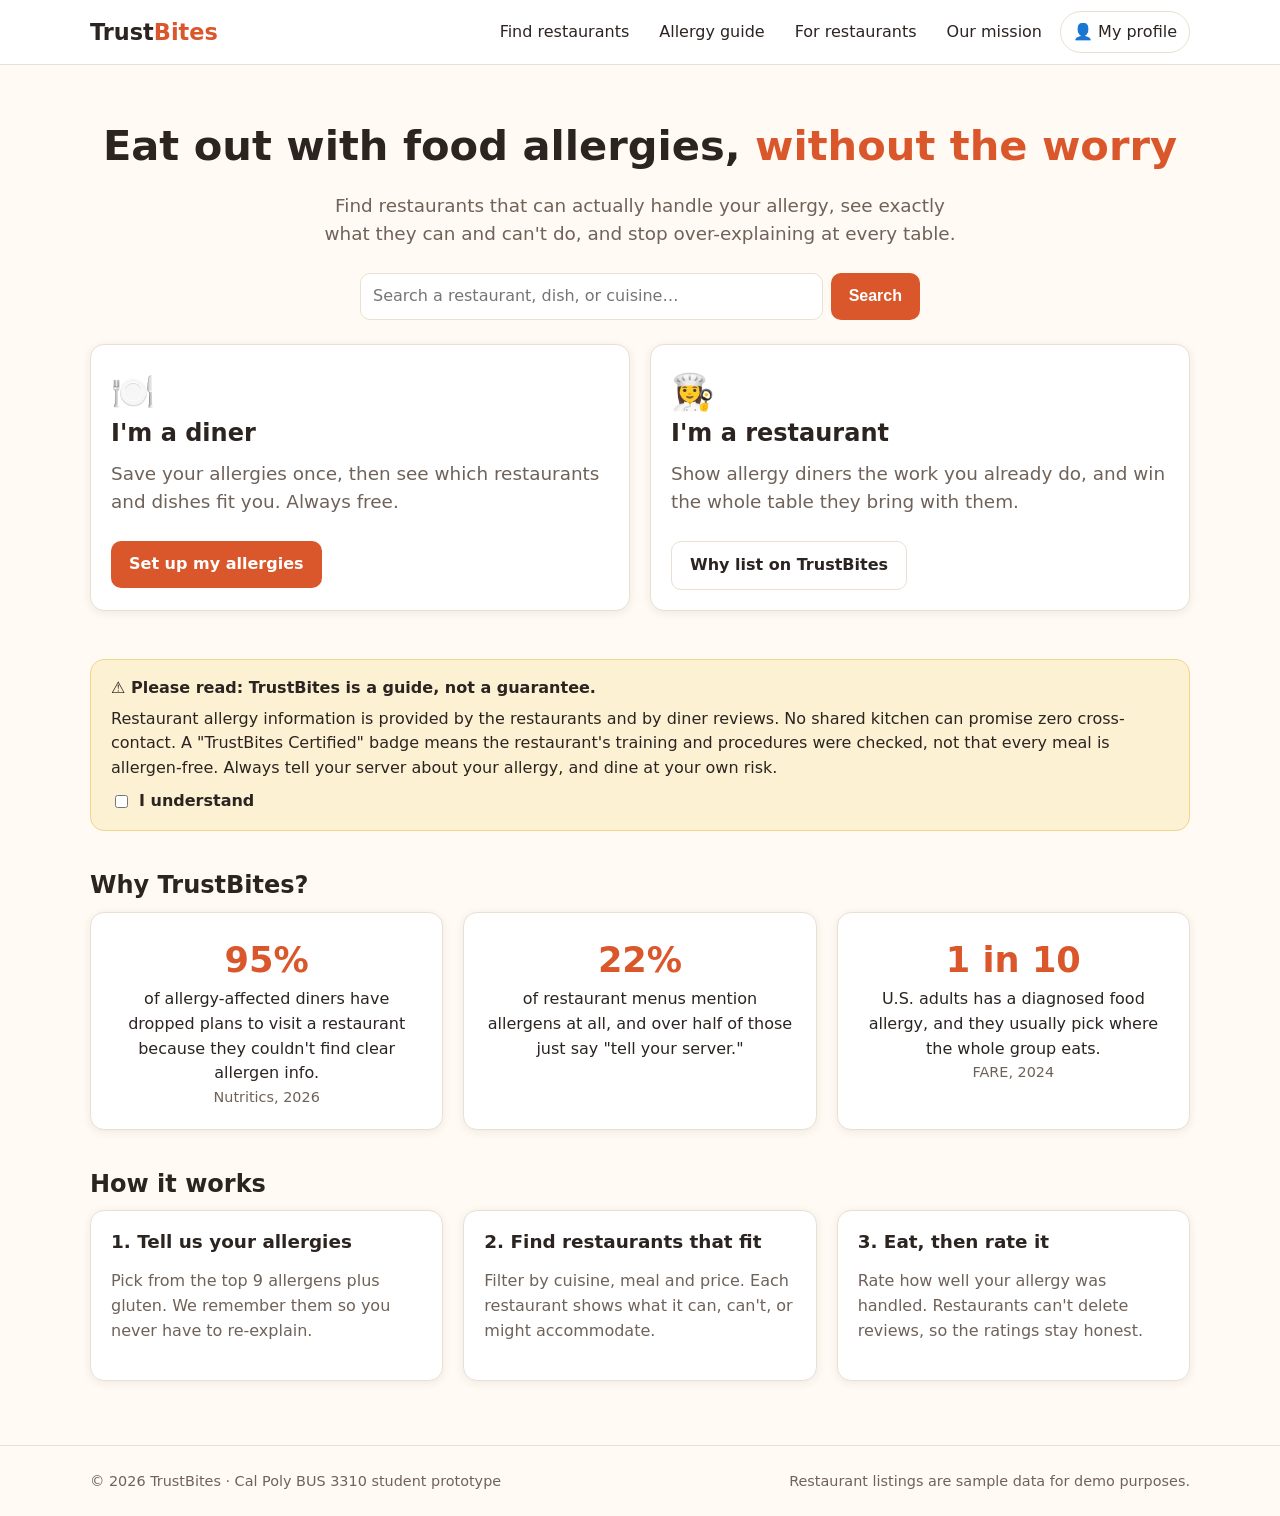
<file: index.html>
<!DOCTYPE html>
<html lang="en">
<head>
  <meta charset="UTF-8">
  <meta name="viewport" content="width=device-width, initial-scale=1.0">
  <title>TrustBites – Eat out with food allergies, confidently</title>
  <meta name="description" content="TrustBites connects diners who have food allergies with restaurants that can accommodate them.">
  <link rel="stylesheet" href="css/styles.css">
</head>
<body>

  <!-- ===== Header (same on every page) ===== -->
  <header class="site-header">
    <div class="container">
      <a class="logo" href="index.html">Trust<span>Bites</span></a>
      <button class="menu-toggle" aria-label="Open menu" aria-expanded="false">☰</button>
      <nav class="nav-links">
        <a href="find.html">Find restaurants</a>
        <a href="learn.html">Allergy guide</a>
        <a href="for-restaurants.html">For restaurants</a>
        <a href="about.html">Our mission</a>
        <a href="profile.html" class="profile-link">👤 My profile</a>
      </nav>
    </div>
  </header>

  <main>
    <div class="container">

      <!-- ===== Opening screen: search + "who are you?" ===== -->
      <section class="hero">
        <h1>Eat out with food allergies, <span style="color: var(--brand)">without the worry</span></h1>
        <p>Find restaurants that can actually handle your allergy, see exactly what they can and can't do, and stop over-explaining at every table.</p>

        <form class="search-big" action="find.html" method="get" role="search">
          <input type="search" name="q" placeholder="Search a restaurant, dish, or cuisine…" aria-label="Search restaurants">
          <button class="btn" type="submit">Search</button>
        </form>

        <div class="role-choice">
          <a class="card role-card" href="profile.html">
            <div class="emoji">🍽️</div>
            <h2>I'm a diner</h2>
            <p class="muted">Save your allergies once, then see which restaurants and dishes fit you. Always free.</p>
            <span class="btn">Set up my allergies</span>
          </a>
          <a class="card role-card" href="for-restaurants.html">
            <div class="emoji">👩‍🍳</div>
            <h2>I'm a restaurant</h2>
            <p class="muted">Show allergy diners the work you already do, and win the whole table they bring with them.</p>
            <span class="btn secondary">Why list on TrustBites</span>
          </a>
        </div>
      </section>

      <!-- ===== Disclaimer (diner must tick "I understand") ===== -->
      <section>
        <div class="disclaimer" data-accept>
          <strong>⚠️ Please read: TrustBites is a guide, not a guarantee.</strong>
          <p style="margin: 6px 0 0">
            Restaurant allergy information is provided by the restaurants and by diner reviews.
            No shared kitchen can promise zero cross-contact. A "TrustBites Certified" badge means the
            restaurant's training and procedures were checked, not that every meal is allergen-free.
            Always tell your server about your allergy, and dine at your own risk.
          </p>
          <label><input type="checkbox"> I understand</label>
        </div>
      </section>

      <!-- ===== Why it matters ===== -->
      <section>
        <h2>Why TrustBites?</h2>
        <div class="grid-3">
          <div class="card stat">
            <strong>95%</strong>
            of allergy-affected diners have dropped plans to visit a restaurant because they couldn't find clear allergen info.
            <div class="small muted">Nutritics, 2026</div>
          </div>
          <div class="card stat">
            <strong>22%</strong>
            of restaurant menus mention allergens at all, and over half of those just say "tell your server."
          </div>
          <div class="card stat">
            <strong>1 in 10</strong>
            U.S. adults has a diagnosed food allergy, and they usually pick where the whole group eats.
            <div class="small muted">FARE, 2024</div>
          </div>
        </div>
      </section>

      <!-- ===== How it works ===== -->
      <section>
        <h2>How it works</h2>
        <div class="grid-3">
          <div class="card">
            <h3>1. Tell us your allergies</h3>
            <p class="muted">Pick from the top 9 allergens plus gluten. We remember them so you never have to re-explain.</p>
          </div>
          <div class="card">
            <h3>2. Find restaurants that fit</h3>
            <p class="muted">Filter by cuisine, meal and price. Each restaurant shows what it can, can't, or might accommodate.</p>
          </div>
          <div class="card">
            <h3>3. Eat, then rate it</h3>
            <p class="muted">Rate how well your allergy was handled. Restaurants can't delete reviews, so the ratings stay honest.</p>
          </div>
        </div>
      </section>

    </div>
  </main>

  <!-- ===== Footer (same on every page) ===== -->
  <footer class="site-footer">
    <div class="container">
      <span>© 2026 TrustBites · Cal Poly BUS 3310 student prototype</span>
      <span>Restaurant listings are sample data for demo purposes.</span>
    </div>
  </footer>

  <script src="js/data.js"></script>
  <script src="js/common.js"></script>
</body>
</html>
</file>
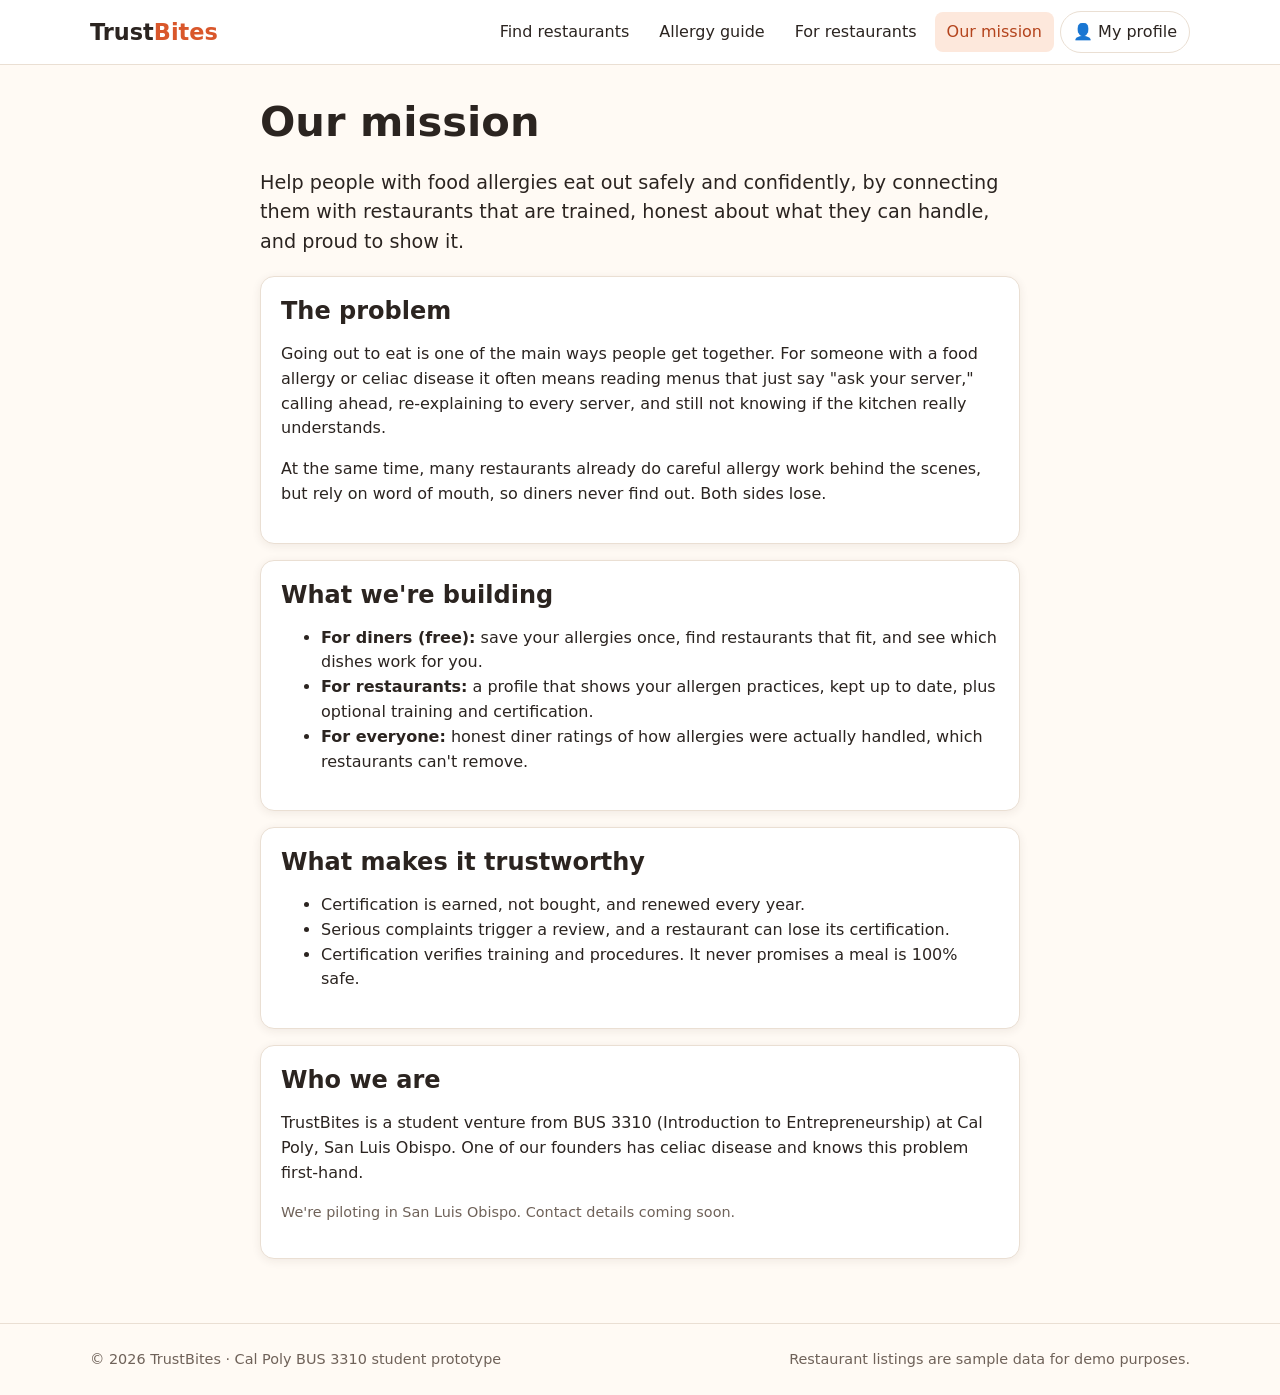
<file: about.html>
<!DOCTYPE html>
<html lang="en">
<head>
  <meta charset="UTF-8">
  <meta name="viewport" content="width=device-width, initial-scale=1.0">
  <title>Our mission – TrustBites</title>
  <link rel="stylesheet" href="css/styles.css">
</head>
<body>

  <!-- ===== Header (same on every page) ===== -->
  <header class="site-header">
    <div class="container">
      <a class="logo" href="index.html">Trust<span>Bites</span></a>
      <button class="menu-toggle" aria-label="Open menu" aria-expanded="false">☰</button>
      <nav class="nav-links">
        <a href="find.html">Find restaurants</a>
        <a href="learn.html">Allergy guide</a>
        <a href="for-restaurants.html">For restaurants</a>
        <a href="about.html">Our mission</a>
        <a href="profile.html" class="profile-link">👤 My profile</a>
      </nav>
    </div>
  </header>

  <main>
    <div class="narrow stack">
      <h1>Our mission</h1>
      <p style="font-size: 1.2rem">
        Help people with food allergies eat out safely and confidently, by connecting them with restaurants
        that are trained, honest about what they can handle, and proud to show it.
      </p>

      <section class="card">
        <h2>The problem</h2>
        <p>Going out to eat is one of the main ways people get together. For someone with a food allergy or celiac disease it often means reading menus that just say "ask your server," calling ahead, re-explaining to every server, and still not knowing if the kitchen really understands.</p>
        <p>At the same time, many restaurants already do careful allergy work behind the scenes, but rely on word of mouth, so diners never find out. Both sides lose.</p>
      </section>

      <section class="card">
        <h2>What we're building</h2>
        <ul>
          <li><strong>For diners (free):</strong> save your allergies once, find restaurants that fit, and see which dishes work for you.</li>
          <li><strong>For restaurants:</strong> a profile that shows your allergen practices, kept up to date, plus optional training and certification.</li>
          <li><strong>For everyone:</strong> honest diner ratings of how allergies were actually handled, which restaurants can't remove.</li>
        </ul>
      </section>

      <section class="card">
        <h2>What makes it trustworthy</h2>
        <ul>
          <li>Certification is earned, not bought, and renewed every year.</li>
          <li>Serious complaints trigger a review, and a restaurant can lose its certification.</li>
          <li>Certification verifies training and procedures. It never promises a meal is 100% safe.</li>
        </ul>
      </section>

      <section class="card" id="contact">
        <h2>Who we are</h2>
        <p>TrustBites is a student venture from BUS 3310 (Introduction to Entrepreneurship) at Cal Poly, San Luis Obispo. One of our founders has celiac disease and knows this problem first-hand.</p>
        <p class="muted small">We're piloting in San Luis Obispo. Contact details coming soon.</p>
      </section>
    </div>
  </main>

  <!-- ===== Footer (same on every page) ===== -->
  <footer class="site-footer">
    <div class="container">
      <span>© 2026 TrustBites · Cal Poly BUS 3310 student prototype</span>
      <span>Restaurant listings are sample data for demo purposes.</span>
    </div>
  </footer>

  <script src="js/data.js"></script>
  <script src="js/common.js"></script>
</body>
</html>
</file>
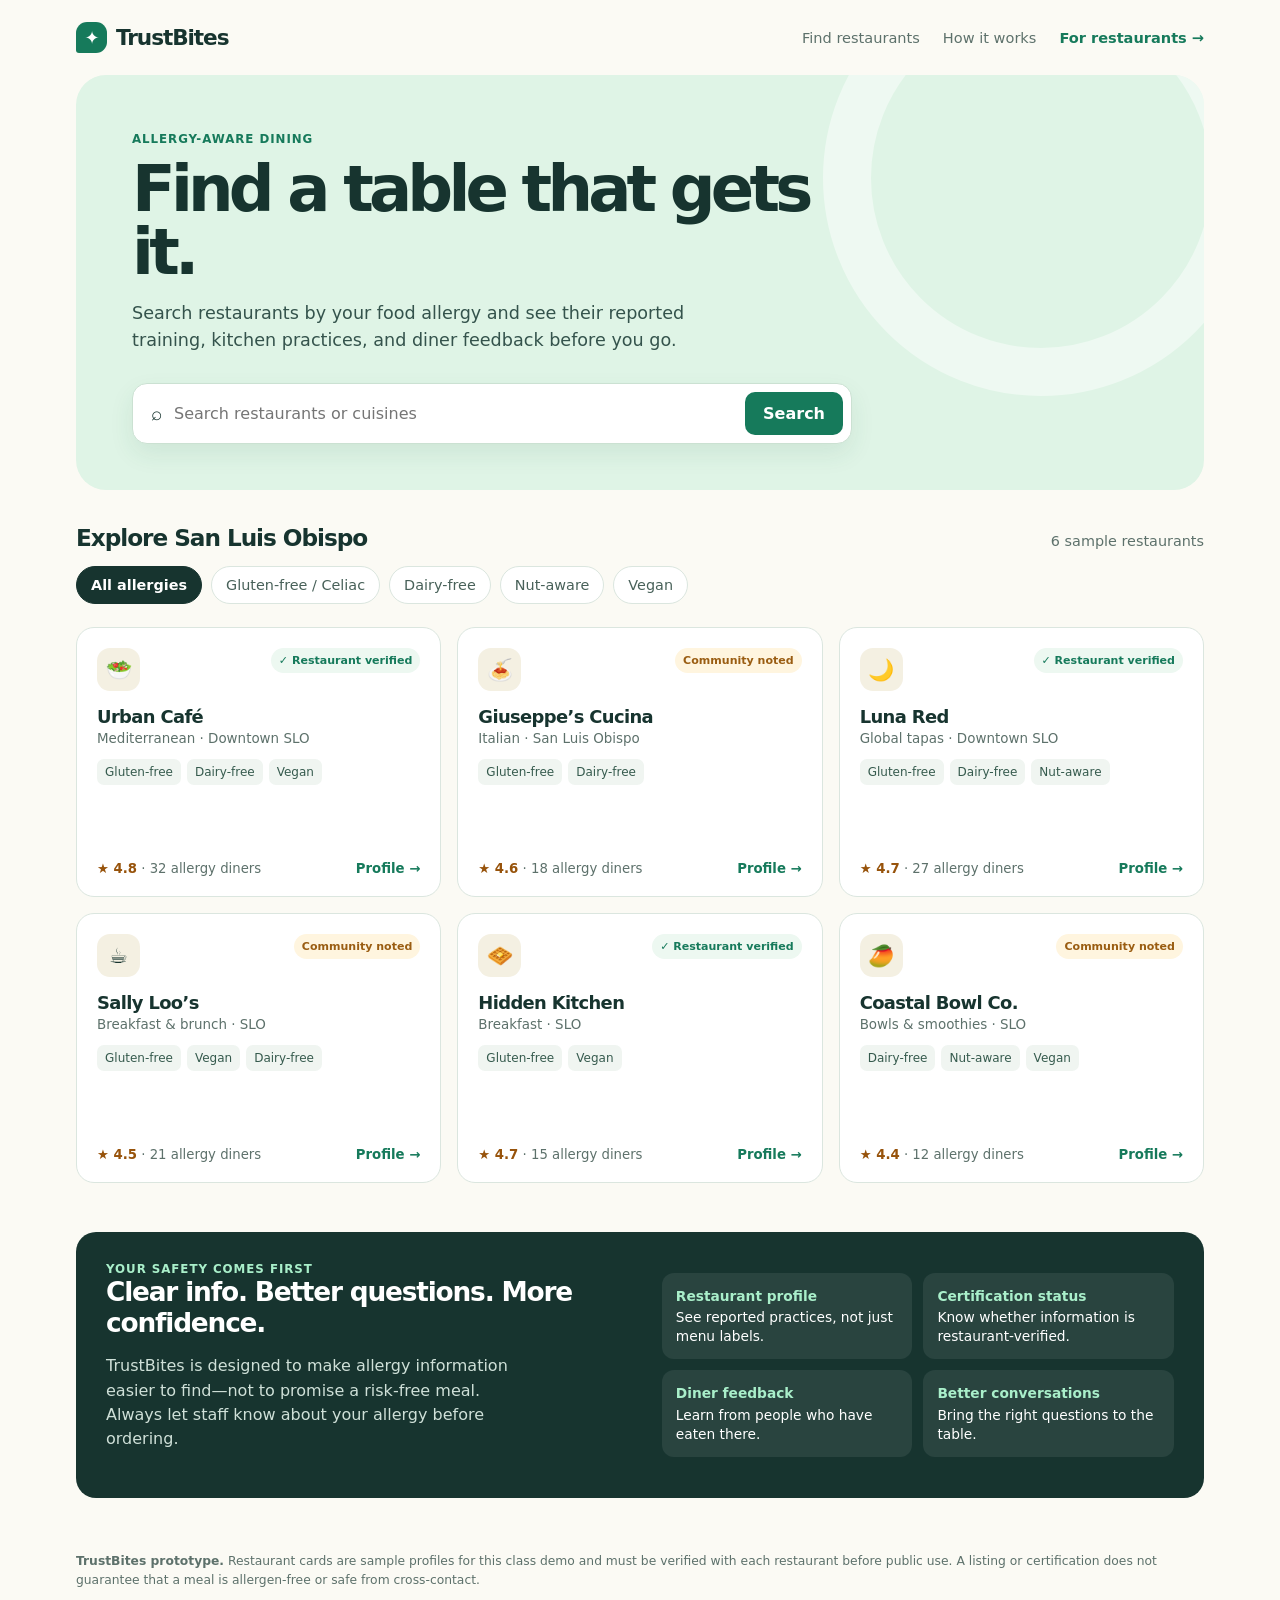
<file: chloe-home.html>
<!doctype html>
<html lang="en">
<head>
  <meta charset="utf-8" />
  <meta name="viewport" content="width=device-width, initial-scale=1" />
  <title>TrustBites | Eat out with more confidence</title>
  <style>
    :root { --ink:#17342f; --muted:#5d716b; --cream:#fbfaf4; --mint:#dff4e6; --green:#167a5b; --coral:#ef7259; --line:#dbe6df; --card:#fff; }
    * { box-sizing:border-box; }
    body { margin:0; color:var(--ink); background:var(--cream); font-family: Inter, ui-sans-serif, system-ui, -apple-system, BlinkMacSystemFont, "Segoe UI", sans-serif; }
    button,input { font:inherit; } button { cursor:pointer; }
    header { max-width:1180px; margin:auto; display:flex; align-items:center; justify-content:space-between; padding:22px 26px; }
    .brand { font-weight:800; font-size:1.35rem; letter-spacing:-.05em; display:flex; align-items:center; gap:9px; } .brand-mark { display:grid; place-items:center; width:31px; height:31px; background:var(--green); color:#fff; border-radius:11px 11px 11px 3px; font-size:18px; }
    nav { display:flex; gap:23px; align-items:center; } nav a { color:var(--muted); text-decoration:none; font-size:.91rem; } .nav-cta { color:var(--green); font-weight:750; }
    .hero { background:var(--mint); border-radius:30px; max-width:1128px; margin:0 auto 34px; padding:57px 56px 46px; min-height:390px; position:relative; overflow:hidden; }
    .hero:after { content:""; position:absolute; width:340px; height:340px; right:-55px; top:-115px; border:48px solid rgba(255,255,255,.45); border-radius:50%; }
    .eyebrow { color:var(--green); font-weight:800; letter-spacing:.08em; font-size:.74rem; text-transform:uppercase; }
    h1 { font-size:clamp(2.45rem,5vw,4.45rem); max-width:740px; line-height:.99; letter-spacing:-.075em; margin:12px 0 15px; position:relative; z-index:1; }
    .hero p { font-size:1.1rem; line-height:1.55; max-width:590px; color:#34534c; margin:0 0 29px; position:relative; z-index:1; }
    .searchbar { position:relative; z-index:1; background:#fff; border:1px solid #cbe1d2; box-shadow:0 10px 24px rgba(34,99,72,.09); max-width:720px; display:flex; align-items:center; padding:8px 8px 8px 18px; border-radius:15px; }
    .searchbar span { font-size:1.2rem; margin-right:10px; } .searchbar input { flex:1; min-width:0; border:0; outline:0; color:var(--ink); background:transparent; }
    .searchbar button { border:0; padding:12px 18px; border-radius:10px; background:var(--green); color:#fff; font-weight:750; }
    main { max-width:1128px; padding:0 0 54px; margin:auto; } .section-title { display:flex; justify-content:space-between; align-items:baseline; margin:0 0 15px; } h2 { font-size:1.45rem; letter-spacing:-.045em; margin:0; } .result-count { color:var(--muted); font-size:.9rem; }
    .filters { display:flex; flex-wrap:wrap; gap:9px; margin-bottom:23px; } .filter { padding:10px 14px; border-radius:999px; border:1px solid var(--line); background:#fff; color:#486159; font-size:.9rem; } .filter.active { background:var(--ink); border-color:var(--ink); color:white; font-weight:700; }
    .grid { display:grid; grid-template-columns:repeat(3,1fr); gap:16px; } .card { background:var(--card); border:1px solid var(--line); border-radius:18px; padding:20px; min-height:270px; display:flex; flex-direction:column; transition:.18s ease; } .card:hover { transform:translateY(-3px); box-shadow:0 12px 25px rgba(26,64,51,.1); }
    .card-top { display:flex; justify-content:space-between; gap:12px; align-items:flex-start; } .place-icon { height:43px; width:43px; display:grid; place-items:center; font-size:21px; background:#f4f0e2; border-radius:13px; } .verified { color:var(--green); background:#edf8f1; padding:6px 8px; border-radius:999px; font-size:.69rem; font-weight:800; white-space:nowrap; } .community { color:#9a5d12; background:#fff5df; padding:6px 8px; border-radius:999px; font-size:.69rem; font-weight:800; white-space:nowrap; }
    .card h3 { letter-spacing:-.035em; font-size:1.12rem; margin:15px 0 4px; } .location { color:var(--muted); font-size:.84rem; margin:0 0 13px; } .tags { display:flex; flex-wrap:wrap; gap:6px; } .tag { color:#355a4d; background:#f0f5f1; font-size:.75rem; padding:6px 8px; border-radius:7px; }
    .rating-row { margin-top:auto; padding-top:17px; display:flex; align-items:center; justify-content:space-between; color:var(--muted); font-size:.83rem; } .rating { color:#97530b; font-weight:800; } .details { border:0; background:transparent; color:var(--green); font-weight:800; padding:0; }
    .empty { display:none; text-align:center; grid-column:1/-1; padding:45px; color:var(--muted); background:white; border:1px dashed var(--line); border-radius:16px; }
    .trust { margin-top:49px; display:grid; grid-template-columns:1.05fr 1fr; gap:18px; background:var(--ink); padding:30px; border-radius:20px; color:#fff; } .trust h2 { font-size:1.65rem; } .trust p { color:#cfe0d8; line-height:1.52; max-width:425px; } .trust-list { display:grid; grid-template-columns:1fr 1fr; gap:11px; align-content:center; } .trust-item { background:rgba(255,255,255,.08); padding:14px; border-radius:12px; font-size:.86rem; line-height:1.35; } .trust-item b { display:block; color:#a9efca; margin-bottom:3px; }
    footer { max-width:1128px; margin:auto; padding:0 0 35px; color:var(--muted); font-size:.77rem; line-height:1.55; }
    dialog { border:0; border-radius:22px; padding:0; width:min(600px,calc(100% - 28px)); box-shadow:0 20px 70px rgba(0,0,0,.3); } dialog::backdrop { background:rgba(16,40,33,.56); } .modal { padding:30px; } .modal-head { display:flex; justify-content:space-between; gap:20px; } .modal h2 { font-size:1.65rem; margin-bottom:5px; } .close { border:0; background:#eef3ef; height:33px; width:33px; border-radius:50%; font-size:20px; } .modal p { color:var(--muted); line-height:1.5; } .practice { border-top:1px solid var(--line); padding:13px 0; display:flex; gap:11px; } .check { color:var(--green); font-weight:900; } .modal-note { margin-top:12px; border-radius:11px; background:#fff5df; color:#73521e!important; padding:12px; font-size:.83rem; }
    @media(max-width:760px) { header { padding:18px 18px; } nav a:not(.nav-cta) { display:none; } .hero { border-radius:0; padding:46px 20px 38px; } main,footer { padding-left:18px; padding-right:18px; } .grid { grid-template-columns:1fr; } .trust { grid-template-columns:1fr; } .trust-list { grid-template-columns:1fr; } .searchbar button { padding:11px 12px; } }
  </style>
</head>
<body>
  <header><div class="brand"><span class="brand-mark">✦</span>TrustBites</div><nav><a href="#restaurants">Find restaurants</a><a href="#how-it-works">How it works</a><a class="nav-cta" href="#restaurants">For restaurants →</a></nav></header>
  <section class="hero"><div class="eyebrow">Allergy-aware dining</div><h1>Find a table that gets it.</h1><p>Search restaurants by your food allergy and see their reported training, kitchen practices, and diner feedback before you go.</p><div class="searchbar"><span>⌕</span><input id="search" type="search" placeholder="Search restaurants or cuisines" aria-label="Search restaurants" /><button id="searchButton">Search</button></div></section>
  <main>
    <section id="restaurants"><div class="section-title"><h2>Explore San Luis Obispo</h2><span class="result-count" id="resultCount"></span></div><div class="filters" aria-label="Allergy filters"><button class="filter active" data-filter="All">All allergies</button><button class="filter" data-filter="Gluten-free">Gluten-free / Celiac</button><button class="filter" data-filter="Dairy-free">Dairy-free</button><button class="filter" data-filter="Nut-aware">Nut-aware</button><button class="filter" data-filter="Vegan">Vegan</button></div><div class="grid" id="restaurantGrid"></div><div id="empty" class="empty"><strong>No matches yet.</strong><br>Try another search or allergy filter.</div></section>
    <section id="how-it-works" class="trust"><div><div class="eyebrow" style="color:#a9efca">Your safety comes first</div><h2>Clear info. Better questions. More confidence.</h2><p>TrustBites is designed to make allergy information easier to find—not to promise a risk-free meal. Always let staff know about your allergy before ordering.</p></div><div class="trust-list"><div class="trust-item"><b>Restaurant profile</b>See reported practices, not just menu labels.</div><div class="trust-item"><b>Certification status</b>Know whether information is restaurant-verified.</div><div class="trust-item"><b>Diner feedback</b>Learn from people who have eaten there.</div><div class="trust-item"><b>Better conversations</b>Bring the right questions to the table.</div></div></section>
  </main>
  <footer><b>TrustBites prototype.</b> Restaurant cards are sample profiles for this class demo and must be verified with each restaurant before public use. A listing or certification does not guarantee that a meal is allergen-free or safe from cross-contact.</footer>
  <dialog id="detailsDialog"><div class="modal"><div class="modal-head"><div><div class="eyebrow">TrustBites demo profile</div><h2 id="modalName"></h2><p id="modalMeta"></p></div><button class="close" id="closeDialog" aria-label="Close">×</button></div><div id="modalPractices"></div><p class="modal-note">Before ordering: tell your server about your allergy and ask how your dish is prepared today. Cross-contact can still happen in any shared kitchen.</p></div></dialog>
  <script>
    const restaurants = [
      {name:"Urban Café", cuisine:"Mediterranean · Downtown SLO", icon:"🥗", status:"Restaurant verified", verified:true, rating:"4.8", reviews:"32 allergy diners", tags:["Gluten-free","Dairy-free","Vegan"], practices:["Reported ingredient guidance available for staff","Allergy request communicated to kitchen","Menu choices can be discussed before ordering"]},
      {name:"Giuseppe’s Cucina", cuisine:"Italian · San Luis Obispo", icon:"🍝", status:"Community noted", verified:false, rating:"4.6", reviews:"18 allergy diners", tags:["Gluten-free","Dairy-free"], practices:["Community feedback notes helpful staff communication","Ask about sauce ingredients and shared pasta water","Call ahead for celiac-related questions"]},
      {name:"Luna Red", cuisine:"Global tapas · Downtown SLO", icon:"🌙", status:"Restaurant verified", verified:true, rating:"4.7", reviews:"27 allergy diners", tags:["Gluten-free","Dairy-free","Nut-aware"], practices:["Reported allergy-order process","Staff can discuss ingredients and modifications","Shared-kitchen risks should be discussed with staff"]},
      {name:"Sally Loo’s", cuisine:"Breakfast & brunch · SLO", icon:"☕", status:"Community noted", verified:false, rating:"4.5", reviews:"21 allergy diners", tags:["Gluten-free","Vegan","Dairy-free"], practices:["Community feedback includes dietary modification options","Ask staff about bakery and shared-prep risks","Confirm current ingredients on the day of your visit"]},
      {name:"Hidden Kitchen", cuisine:"Breakfast · SLO", icon:"🧇", status:"Restaurant verified", verified:true, rating:"4.7", reviews:"15 allergy diners", tags:["Gluten-free","Vegan"], practices:["Reported gluten-free options","Staff can discuss order notes","Ask about fryer and griddle cross-contact"]},
      {name:"Coastal Bowl Co.", cuisine:"Bowls & smoothies · SLO", icon:"🥭", status:"Community noted", verified:false, rating:"4.4", reviews:"12 allergy diners", tags:["Dairy-free","Nut-aware","Vegan"], practices:["Ingredient substitutions are reported available","Ask about blender and topping cross-contact","Check protein powder ingredients before ordering"]}
    ];
    const grid=document.getElementById('restaurantGrid'), search=document.getElementById('search'), count=document.getElementById('resultCount'), empty=document.getElementById('empty'), dialog=document.getElementById('detailsDialog'); let active='All';
    function render(){ const query=search.value.trim().toLowerCase(); const shown=restaurants.filter(r => (active==='All'||r.tags.includes(active)) && (r.name+' '+r.cuisine+' '+r.tags.join(' ')).toLowerCase().includes(query)); grid.innerHTML=shown.map((r,i)=>`<article class="card"><div class="card-top"><div class="place-icon">${r.icon}</div><span class="${r.verified?'verified':'community'}">${r.verified?'✓ ':''}${r.status}</span></div><h3>${r.name}</h3><p class="location">${r.cuisine}</p><div class="tags">${r.tags.map(t=>`<span class="tag">${t}</span>`).join('')}</div><div class="rating-row"><span><b class="rating">★ ${r.rating}</b> · ${r.reviews}</span><button class="details" data-index="${i}">Profile →</button></div></article>`).join(''); count.textContent=`${shown.length} sample ${shown.length===1?'restaurant':'restaurants'}`; empty.style.display=shown.length?'none':'block'; document.querySelectorAll('.details').forEach(b=>b.addEventListener('click',()=>openDetails(restaurants[b.dataset.index]))); }
    function openDetails(r){ document.getElementById('modalName').textContent=r.name; document.getElementById('modalMeta').textContent=r.cuisine+' · '+r.status; document.getElementById('modalPractices').innerHTML=r.practices.map(p=>`<div class="practice"><span class="check">✓</span><span>${p}</span></div>`).join(''); dialog.showModal(); }
    document.querySelectorAll('.filter').forEach(b=>b.addEventListener('click',()=>{document.querySelector('.filter.active').classList.remove('active');b.classList.add('active');active=b.dataset.filter;render()})); search.addEventListener('input',render); document.getElementById('searchButton').addEventListener('click',render); document.getElementById('closeDialog').addEventListener('click',()=>dialog.close()); render();
  </script>
</body>
</html>
</file>
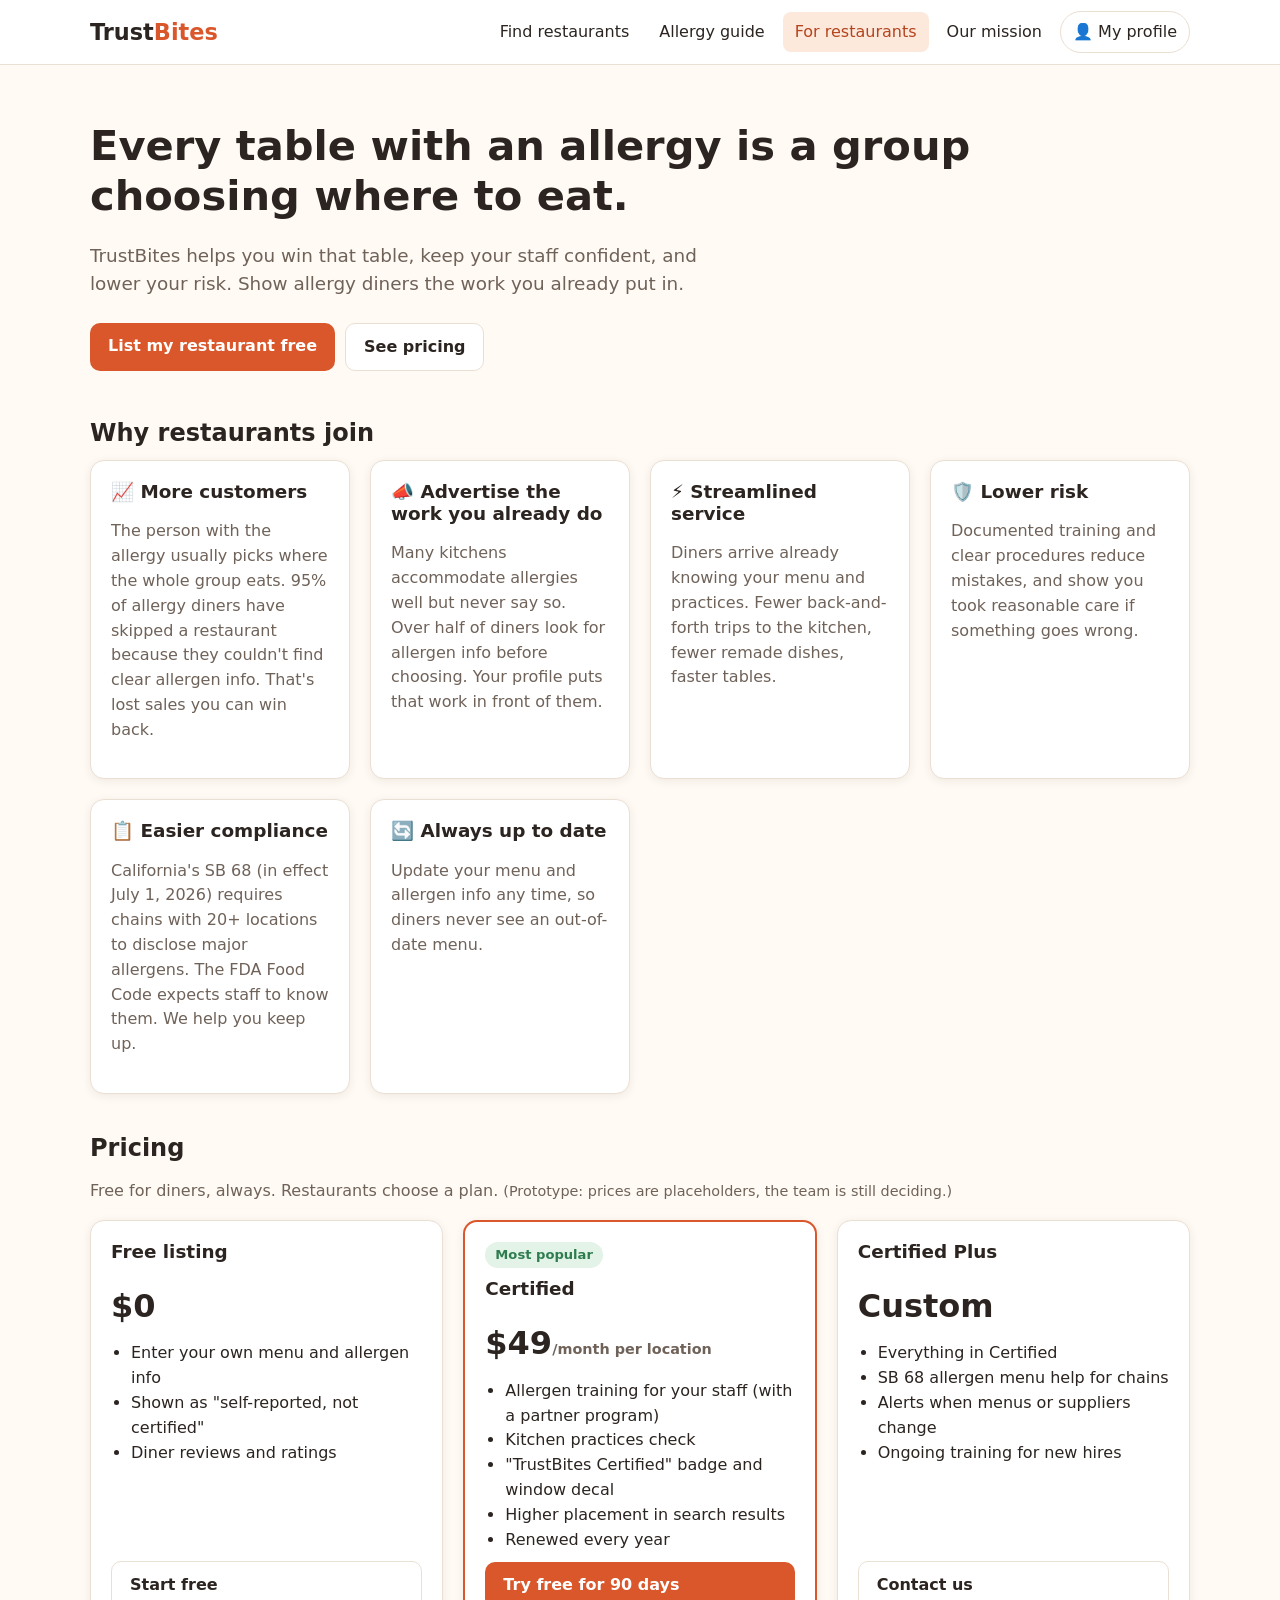
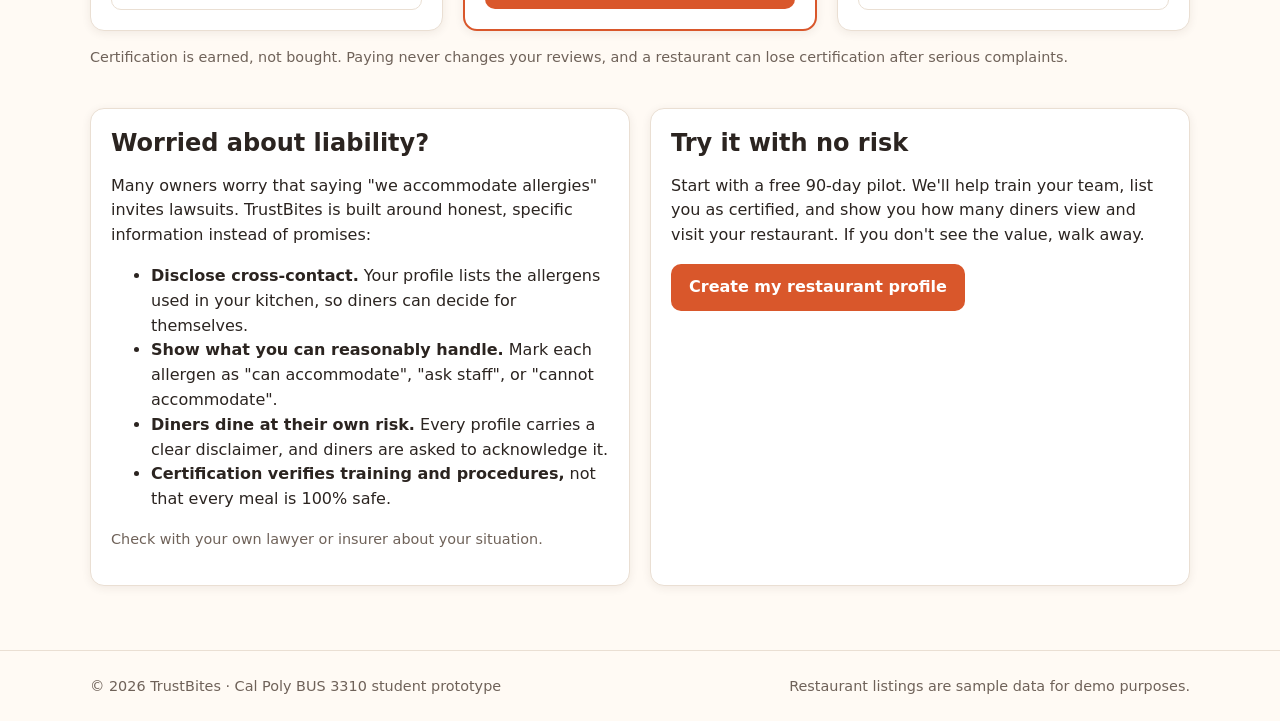
<file: for-restaurants.html>
<!DOCTYPE html>
<html lang="en">
<head>
  <meta charset="UTF-8">
  <meta name="viewport" content="width=device-width, initial-scale=1.0">
  <title>For restaurants – TrustBites</title>
  <link rel="stylesheet" href="css/styles.css">
</head>
<body>

  <!-- ===== Header (same on every page) ===== -->
  <header class="site-header">
    <div class="container">
      <a class="logo" href="index.html">Trust<span>Bites</span></a>
      <button class="menu-toggle" aria-label="Open menu" aria-expanded="false">☰</button>
      <nav class="nav-links">
        <a href="find.html">Find restaurants</a>
        <a href="learn.html">Allergy guide</a>
        <a href="for-restaurants.html">For restaurants</a>
        <a href="about.html">Our mission</a>
        <a href="profile.html" class="profile-link">👤 My profile</a>
      </nav>
    </div>
  </header>

  <main>
    <div class="container">

      <!-- ===== Why TrustBites ===== -->
      <section class="hero" style="text-align: left">
        <h1>Every table with an allergy is a group choosing where to eat.</h1>
        <p style="margin-left: 0">TrustBites helps you win that table, keep your staff confident, and lower your risk. Show allergy diners the work you already put in.</p>
        <div style="display: flex; gap: 10px; flex-wrap: wrap">
          <a class="btn" href="list-restaurant.html">List my restaurant free</a>
          <a class="btn secondary" href="#pricing">See pricing</a>
        </div>
      </section>

      <section>
        <h2>Why restaurants join</h2>
        <div class="grid-3">
          <div class="card">
            <h3>📈 More customers</h3>
            <p class="muted">The person with the allergy usually picks where the whole group eats. 95% of allergy diners have skipped a restaurant because they couldn't find clear allergen info. That's lost sales you can win back.</p>
          </div>
          <div class="card">
            <h3>📣 Advertise the work you already do</h3>
            <p class="muted">Many kitchens accommodate allergies well but never say so. Over half of diners look for allergen info before choosing. Your profile puts that work in front of them.</p>
          </div>
          <div class="card">
            <h3>⚡ Streamlined service</h3>
            <p class="muted">Diners arrive already knowing your menu and practices. Fewer back-and-forth trips to the kitchen, fewer remade dishes, faster tables.</p>
          </div>
          <div class="card">
            <h3>🛡️ Lower risk</h3>
            <p class="muted">Documented training and clear procedures reduce mistakes, and show you took reasonable care if something goes wrong.</p>
          </div>
          <div class="card">
            <h3>📋 Easier compliance</h3>
            <p class="muted">California's SB 68 (in effect July 1, 2026) requires chains with 20+ locations to disclose major allergens. The FDA Food Code expects staff to know them. We help you keep up.</p>
          </div>
          <div class="card">
            <h3>🔄 Always up to date</h3>
            <p class="muted">Update your menu and allergen info any time, so diners never see an out-of-date menu.</p>
          </div>
        </div>
      </section>

      <!-- ===== Pricing / subscription ===== -->
      <section id="pricing">
        <h2>Pricing</h2>
        <p class="muted">Free for diners, always. Restaurants choose a plan. <span class="small">(Prototype: prices are placeholders, the team is still deciding.)</span></p>
        <div class="grid-3">
          <div class="card price-card">
            <h3>Free listing</h3>
            <div class="price">$0</div>
            <ul>
              <li>Enter your own menu and allergen info</li>
              <li>Shown as "self-reported, not certified"</li>
              <li>Diner reviews and ratings</li>
            </ul>
            <a class="btn secondary" href="list-restaurant.html">Start free</a>
          </div>
          <div class="card price-card featured">
            <span class="badge certified" style="align-self: flex-start">Most popular</span>
            <h3>Certified</h3>
            <div class="price">$49<span class="small muted">/month per location</span></div>
            <ul>
              <li>Allergen training for your staff (with a partner program)</li>
              <li>Kitchen practices check</li>
              <li>"TrustBites Certified" badge and window decal</li>
              <li>Higher placement in search results</li>
              <li>Renewed every year</li>
            </ul>
            <a class="btn" href="list-restaurant.html">Try free for 90 days</a>
          </div>
          <div class="card price-card">
            <h3>Certified Plus</h3>
            <div class="price">Custom</div>
            <ul>
              <li>Everything in Certified</li>
              <li>SB 68 allergen menu help for chains</li>
              <li>Alerts when menus or suppliers change</li>
              <li>Ongoing training for new hires</li>
            </ul>
            <a class="btn secondary" href="about.html#contact">Contact us</a>
          </div>
        </div>
        <p class="small muted">Certification is earned, not bought. Paying never changes your reviews, and a restaurant can lose certification after serious complaints.</p>
      </section>

      <!-- ===== Liability concerns ===== -->
      <section class="grid-2">
        <div class="card">
          <h2>Worried about liability?</h2>
          <p>Many owners worry that saying "we accommodate allergies" invites lawsuits. TrustBites is built around honest, specific information instead of promises:</p>
          <ul>
            <li><strong>Disclose cross-contact.</strong> Your profile lists the allergens used in your kitchen, so diners can decide for themselves.</li>
            <li><strong>Show what you can reasonably handle.</strong> Mark each allergen as "can accommodate", "ask staff", or "cannot accommodate".</li>
            <li><strong>Diners dine at their own risk.</strong> Every profile carries a clear disclaimer, and diners are asked to acknowledge it.</li>
            <li><strong>Certification verifies training and procedures,</strong> not that every meal is 100% safe.</li>
          </ul>
          <p class="small muted">Check with your own lawyer or insurer about your situation.</p>
        </div>
        <div class="card">
          <h2>Try it with no risk</h2>
          <p>Start with a free 90-day pilot. We'll help train your team, list you as certified, and show you how many diners view and visit your restaurant. If you don't see the value, walk away.</p>
          <a class="btn" href="list-restaurant.html">Create my restaurant profile</a>
        </div>
      </section>
    </div>
  </main>

  <!-- ===== Footer (same on every page) ===== -->
  <footer class="site-footer">
    <div class="container">
      <span>© 2026 TrustBites · Cal Poly BUS 3310 student prototype</span>
      <span>Restaurant listings are sample data for demo purposes.</span>
    </div>
  </footer>

  <script src="js/data.js"></script>
  <script src="js/common.js"></script>
</body>
</html>
</file>
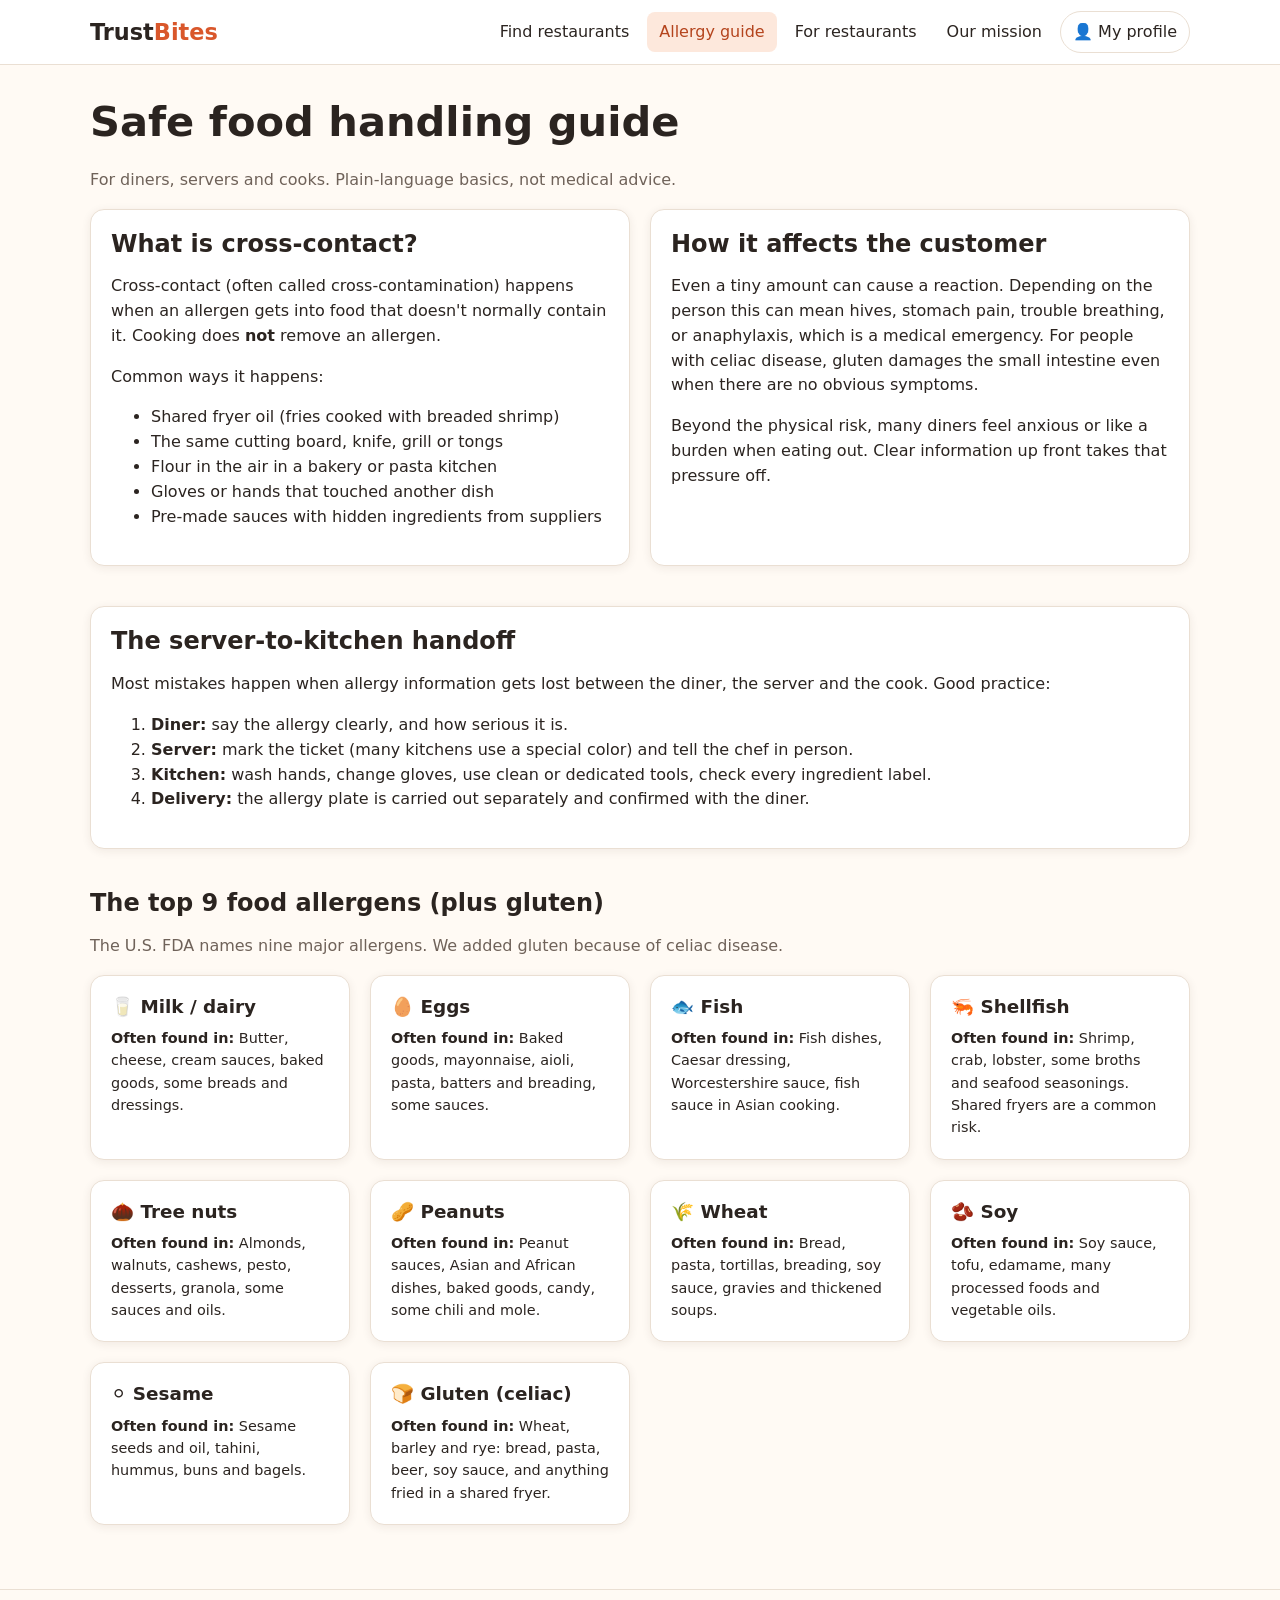
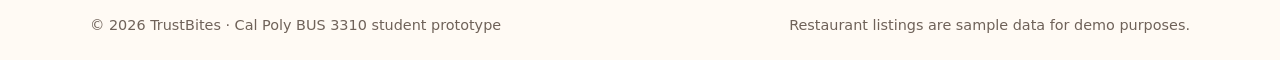
<file: learn.html>
<!DOCTYPE html>
<html lang="en">
<head>
  <meta charset="UTF-8">
  <meta name="viewport" content="width=device-width, initial-scale=1.0">
  <title>Allergy guide – TrustBites</title>
  <link rel="stylesheet" href="css/styles.css">
</head>
<body>

  <!-- ===== Header (same on every page) ===== -->
  <header class="site-header">
    <div class="container">
      <a class="logo" href="index.html">Trust<span>Bites</span></a>
      <button class="menu-toggle" aria-label="Open menu" aria-expanded="false">☰</button>
      <nav class="nav-links">
        <a href="find.html">Find restaurants</a>
        <a href="learn.html">Allergy guide</a>
        <a href="for-restaurants.html">For restaurants</a>
        <a href="about.html">Our mission</a>
        <a href="profile.html" class="profile-link">👤 My profile</a>
      </nav>
    </div>
  </header>

  <main>
    <div class="container">
      <h1>Safe food handling guide</h1>
      <p class="muted">For diners, servers and cooks. Plain-language basics, not medical advice.</p>

      <section class="grid-2">
        <div class="card">
          <h2>What is cross-contact?</h2>
          <p>Cross-contact (often called cross-contamination) happens when an allergen gets into food that doesn't normally contain it. Cooking does <strong>not</strong> remove an allergen.</p>
          <p>Common ways it happens:</p>
          <ul>
            <li>Shared fryer oil (fries cooked with breaded shrimp)</li>
            <li>The same cutting board, knife, grill or tongs</li>
            <li>Flour in the air in a bakery or pasta kitchen</li>
            <li>Gloves or hands that touched another dish</li>
            <li>Pre-made sauces with hidden ingredients from suppliers</li>
          </ul>
        </div>
        <div class="card">
          <h2>How it affects the customer</h2>
          <p>Even a tiny amount can cause a reaction. Depending on the person this can mean hives, stomach pain, trouble breathing, or anaphylaxis, which is a medical emergency. For people with celiac disease, gluten damages the small intestine even when there are no obvious symptoms.</p>
          <p>Beyond the physical risk, many diners feel anxious or like a burden when eating out. Clear information up front takes that pressure off.</p>
        </div>
      </section>

      <section class="card">
        <h2>The server-to-kitchen handoff</h2>
        <p>Most mistakes happen when allergy information gets lost between the diner, the server and the cook. Good practice:</p>
        <ol>
          <li><strong>Diner:</strong> say the allergy clearly, and how serious it is.</li>
          <li><strong>Server:</strong> mark the ticket (many kitchens use a special color) and tell the chef in person.</li>
          <li><strong>Kitchen:</strong> wash hands, change gloves, use clean or dedicated tools, check every ingredient label.</li>
          <li><strong>Delivery:</strong> the allergy plate is carried out separately and confirmed with the diner.</li>
        </ol>
      </section>

      <section>
        <h2>The top 9 food allergens (plus gluten)</h2>
        <p class="muted">The U.S. FDA names nine major allergens. We added gluten because of celiac disease.</p>
        <div class="grid-3 allergen-cards" id="allergen-cards"></div>
      </section>
    </div>
  </main>

  <!-- ===== Footer (same on every page) ===== -->
  <footer class="site-footer">
    <div class="container">
      <span>© 2026 TrustBites · Cal Poly BUS 3310 student prototype</span>
      <span>Restaurant listings are sample data for demo purposes.</span>
    </div>
  </footer>

  <script src="js/data.js"></script>
  <script src="js/common.js"></script>
  <script>
    // Build one card per allergen from the ALLERGENS list in data.js
    document.getElementById("allergen-cards").innerHTML = ALLERGENS.map(function (a) {
      return '<div class="card"><h3>' + a.icon + " " + a.label + '</h3><p class="small" style="margin:0"><strong>Often found in:</strong> ' + a.foundIn + "</p></div>";
    }).join("");
  </script>
</body>
</html>
</file>
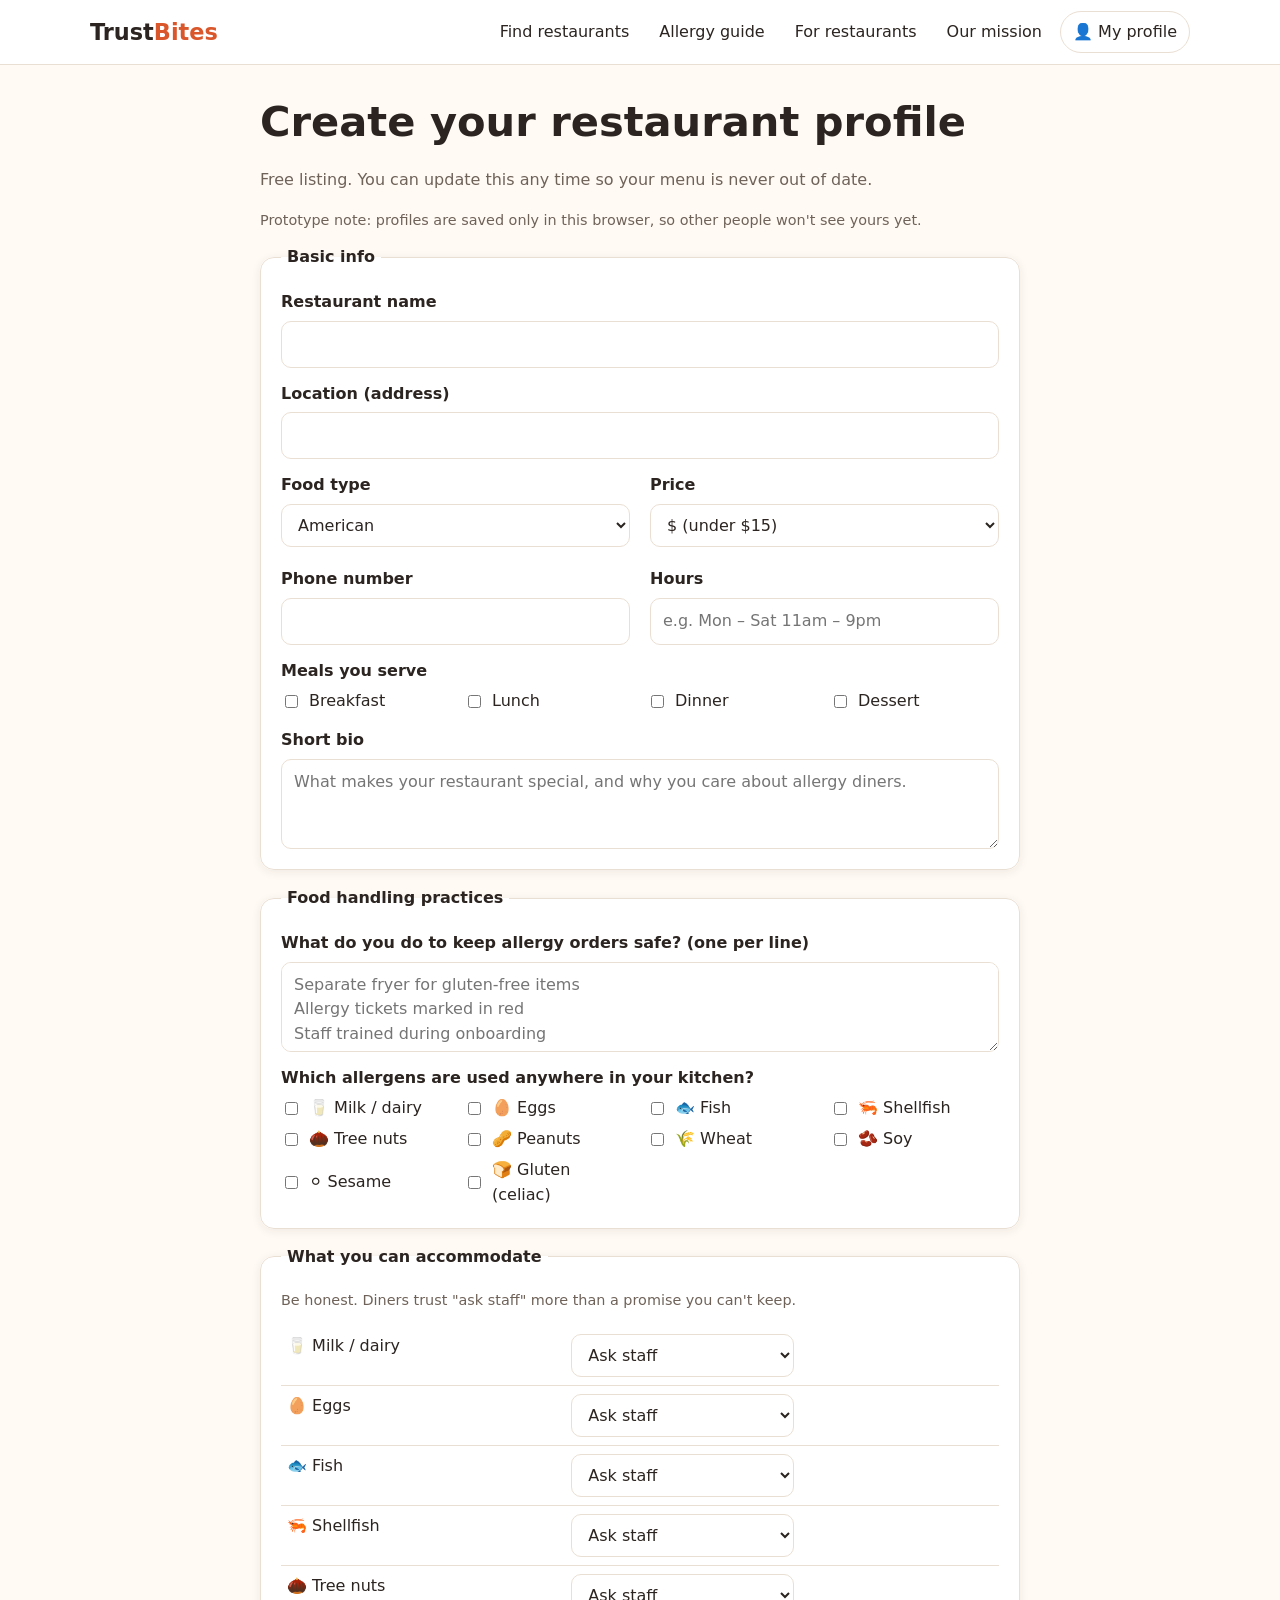
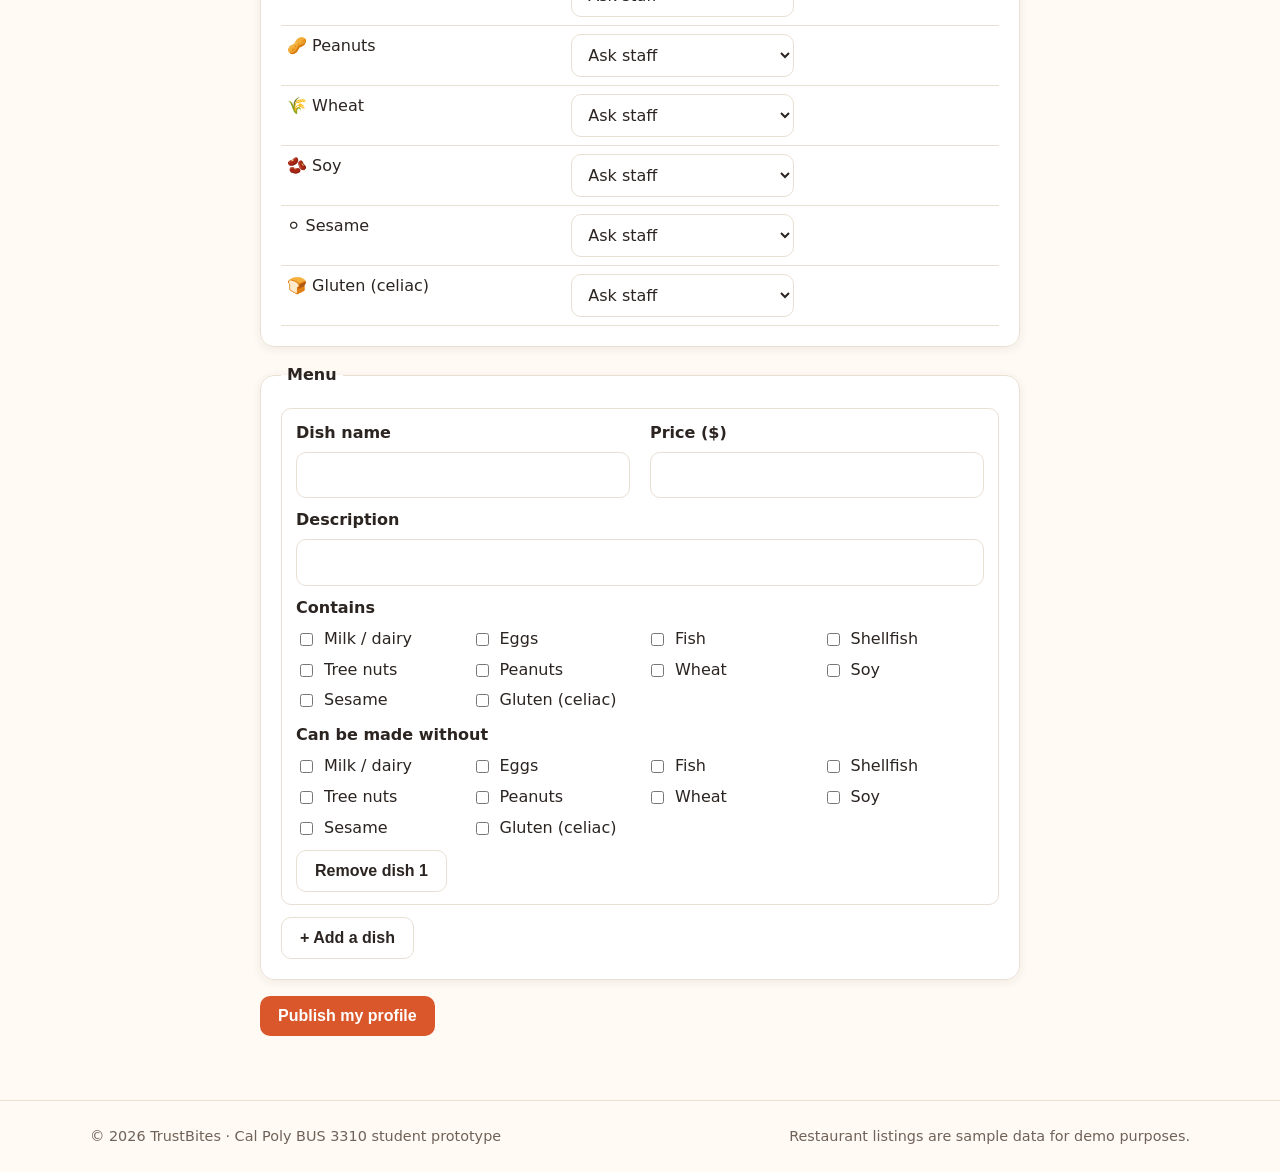
<file: list-restaurant.html>
<!DOCTYPE html>
<html lang="en">
<head>
  <meta charset="UTF-8">
  <meta name="viewport" content="width=device-width, initial-scale=1.0">
  <title>List your restaurant – TrustBites</title>
  <link rel="stylesheet" href="css/styles.css">
</head>
<body>

  <!-- ===== Header (same on every page) ===== -->
  <header class="site-header">
    <div class="container">
      <a class="logo" href="index.html">Trust<span>Bites</span></a>
      <button class="menu-toggle" aria-label="Open menu" aria-expanded="false">☰</button>
      <nav class="nav-links">
        <a href="find.html">Find restaurants</a>
        <a href="learn.html">Allergy guide</a>
        <a href="for-restaurants.html">For restaurants</a>
        <a href="about.html">Our mission</a>
        <a href="profile.html" class="profile-link">👤 My profile</a>
      </nav>
    </div>
  </header>

  <main>
    <div class="narrow">
      <h1>Create your restaurant profile</h1>
      <p class="muted">Free listing. You can update this any time so your menu is never out of date.</p>
      <p class="small muted">Prototype note: profiles are saved only in this browser, so other people won't see yours yet.</p>

      <div id="done" class="card hidden">
        <h2>🎉 Your profile is live!</h2>
        <p>It now shows up on Find Restaurants (in this browser) as "self-reported, not certified".</p>
        <a class="btn" id="done-link" href="#">View my profile</a>
        <a class="btn secondary" href="for-restaurants.html#pricing">Get certified</a>
      </div>

      <form id="restaurant-form" class="stack">

        <!-- Basic info -->
        <fieldset class="card">
          <legend>Basic info</legend>
          <div class="field">
            <label for="f-name">Restaurant name</label>
            <input type="text" id="f-name" required>
          </div>
          <div class="field">
            <label for="f-address">Location (address)</label>
            <input type="text" id="f-address" required>
          </div>
          <div class="grid-2" style="margin-top: 14px">
            <div class="field">
              <label for="f-cuisine">Food type</label>
              <select id="f-cuisine"></select>
            </div>
            <div class="field">
              <label for="f-price">Price</label>
              <select id="f-price">
                <option value="1">$ (under $15)</option>
                <option value="2">$$ ($15–30)</option>
                <option value="3">$$$ (over $30)</option>
              </select>
            </div>
            <div class="field">
              <label for="f-phone">Phone number</label>
              <input type="tel" id="f-phone">
            </div>
            <div class="field">
              <label for="f-hours">Hours</label>
              <input type="text" id="f-hours" placeholder="e.g. Mon – Sat 11am – 9pm">
            </div>
          </div>
          <div class="field" style="margin-top: 14px">
            <label>Meals you serve</label>
            <div class="check-grid" id="f-meals"></div>
          </div>
          <div class="field">
            <label for="f-bio">Short bio</label>
            <textarea id="f-bio" placeholder="What makes your restaurant special, and why you care about allergy diners."></textarea>
          </div>
        </fieldset>

        <!-- Food handling -->
        <fieldset class="card">
          <legend>Food handling practices</legend>
          <div class="field">
            <label for="f-practices">What do you do to keep allergy orders safe? (one per line)</label>
            <textarea id="f-practices" placeholder="Separate fryer for gluten-free items&#10;Allergy tickets marked in red&#10;Staff trained during onboarding"></textarea>
          </div>
          <div class="field">
            <label>Which allergens are used anywhere in your kitchen?</label>
            <div class="check-grid" id="f-facility"></div>
          </div>
        </fieldset>

        <!-- What they accommodate -->
        <fieldset class="card">
          <legend>What you can accommodate</legend>
          <p class="small muted" style="margin-top: 0">Be honest. Diners trust "ask staff" more than a promise you can't keep.</p>
          <table class="allergen-table" id="f-accommodates"></table>
        </fieldset>

        <!-- Menu -->
        <fieldset class="card">
          <legend>Menu</legend>
          <div id="f-menu"></div>
          <button type="button" class="btn secondary" id="add-dish" style="margin-top: 12px">+ Add a dish</button>
        </fieldset>

        <button class="btn" type="submit">Publish my profile</button>
      </form>
    </div>
  </main>

  <!-- ===== Footer (same on every page) ===== -->
  <footer class="site-footer">
    <div class="container">
      <span>© 2026 TrustBites · Cal Poly BUS 3310 student prototype</span>
      <span>Restaurant listings are sample data for demo purposes.</span>
    </div>
  </footer>

  <script src="js/data.js"></script>
  <script src="js/common.js"></script>
  <script src="js/list-restaurant.js"></script>
</body>
</html>
</file>
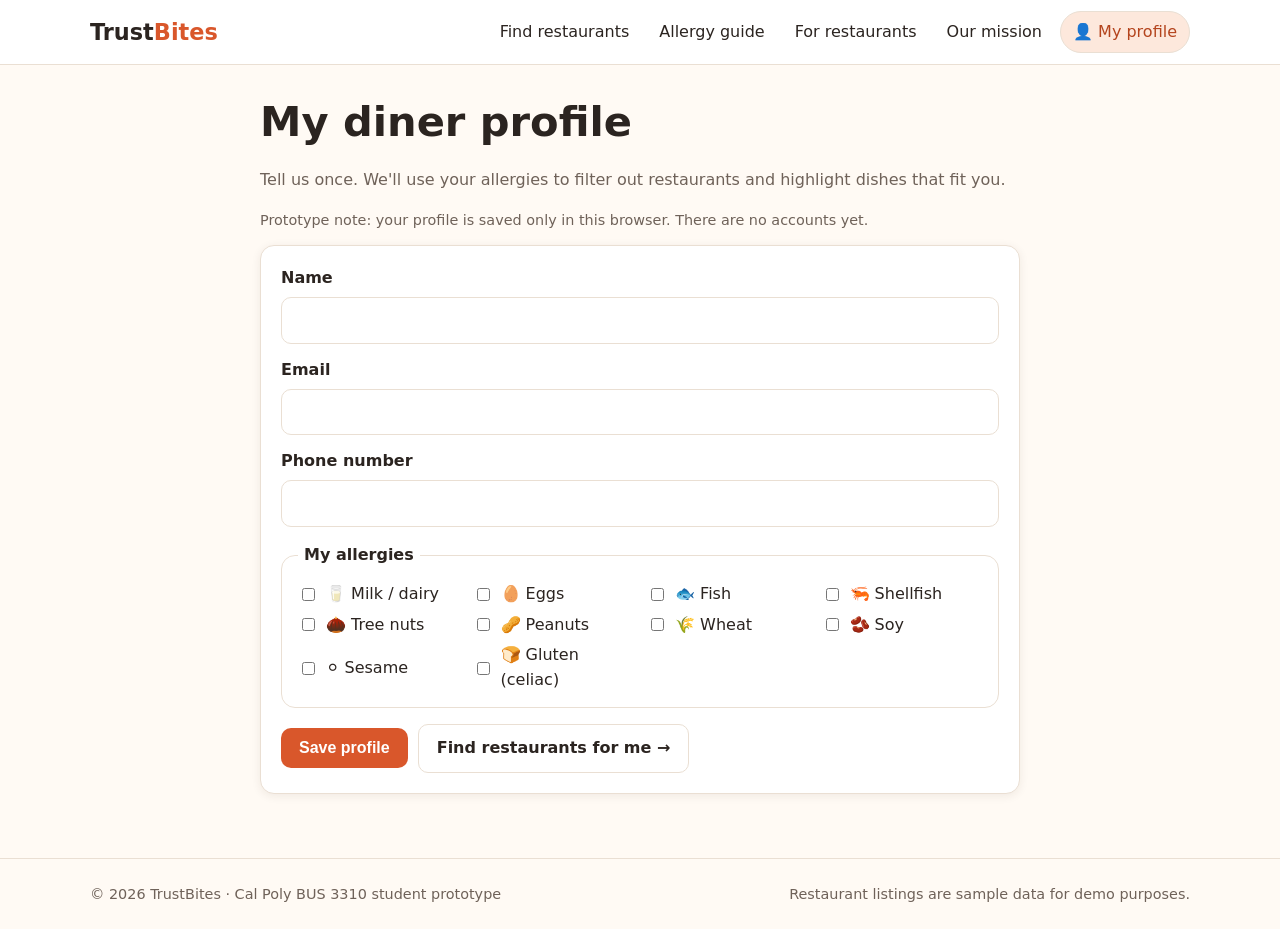
<file: profile.html>
<!DOCTYPE html>
<html lang="en">
<head>
  <meta charset="UTF-8">
  <meta name="viewport" content="width=device-width, initial-scale=1.0">
  <title>My profile – TrustBites</title>
  <link rel="stylesheet" href="css/styles.css">
</head>
<body>

  <!-- ===== Header (same on every page) ===== -->
  <header class="site-header">
    <div class="container">
      <a class="logo" href="index.html">Trust<span>Bites</span></a>
      <button class="menu-toggle" aria-label="Open menu" aria-expanded="false">☰</button>
      <nav class="nav-links">
        <a href="find.html">Find restaurants</a>
        <a href="learn.html">Allergy guide</a>
        <a href="for-restaurants.html">For restaurants</a>
        <a href="about.html">Our mission</a>
        <a href="profile.html" class="profile-link">👤 My profile</a>
      </nav>
    </div>
  </header>

  <main>
    <div class="narrow">
      <h1>My diner profile</h1>
      <p class="muted">Tell us once. We'll use your allergies to filter out restaurants and highlight dishes that fit you.</p>
      <p class="small muted">Prototype note: your profile is saved only in this browser. There are no accounts yet.</p>

      <form id="profile-form" class="card stack">
        <div class="field">
          <label for="p-name">Name</label>
          <input type="text" id="p-name" autocomplete="name">
        </div>
        <div class="field">
          <label for="p-email">Email</label>
          <input type="email" id="p-email" autocomplete="email">
        </div>
        <div class="field">
          <label for="p-phone">Phone number</label>
          <input type="tel" id="p-phone" autocomplete="tel">
        </div>

        <fieldset>
          <legend>My allergies</legend>
          <div class="check-grid" id="p-allergies"></div>
        </fieldset>

        <div style="display: flex; gap: 10px; flex-wrap: wrap; align-items: center">
          <button class="btn" type="submit">Save profile</button>
          <a class="btn secondary" href="find.html">Find restaurants for me →</a>
          <span class="saved-msg hidden" id="p-saved">Saved!</span>
        </div>
      </form>
    </div>
  </main>

  <!-- ===== Footer (same on every page) ===== -->
  <footer class="site-footer">
    <div class="container">
      <span>© 2026 TrustBites · Cal Poly BUS 3310 student prototype</span>
      <span>Restaurant listings are sample data for demo purposes.</span>
    </div>
  </footer>

  <script src="js/data.js"></script>
  <script src="js/common.js"></script>
  <script>
    // Profile page: fill the form from saved data, save on submit.
    document.addEventListener("DOMContentLoaded", function () {
      var profile = getProfile();

      document.getElementById("p-allergies").innerHTML = ALLERGENS.map(function (a) {
        var checked = profile.allergies.indexOf(a.id) !== -1 ? "checked" : "";
        return '<label><input type="checkbox" name="allergy" value="' + a.id + '" ' + checked + "> " + a.icon + " " + a.label + "</label>";
      }).join("");
      document.getElementById("p-name").value = profile.name;
      document.getElementById("p-email").value = profile.email;
      document.getElementById("p-phone").value = profile.phone;

      document.getElementById("profile-form").addEventListener("submit", function (e) {
        e.preventDefault();
        saveProfile({
          name: document.getElementById("p-name").value.trim(),
          email: document.getElementById("p-email").value.trim(),
          phone: document.getElementById("p-phone").value.trim(),
          allergies: Array.prototype.map.call(
            document.querySelectorAll('input[name="allergy"]:checked'),
            function (el) { return el.value; }
          )
        });
        document.getElementById("p-saved").classList.remove("hidden");
      });
    });
  </script>
</body>
</html>
</file>
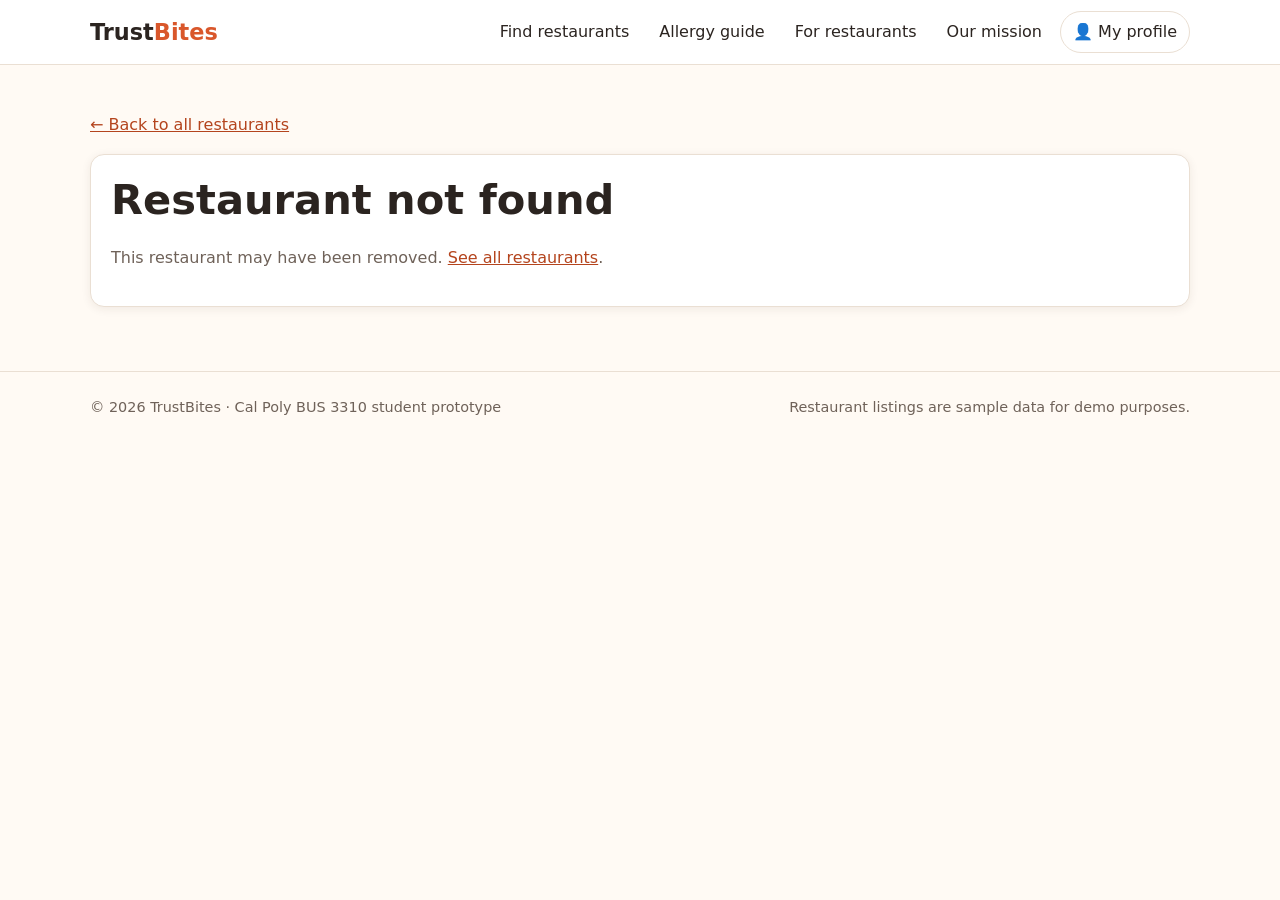
<file: restaurant.html>
<!DOCTYPE html>
<html lang="en">
<head>
  <meta charset="UTF-8">
  <meta name="viewport" content="width=device-width, initial-scale=1.0">
  <title>Restaurant profile – TrustBites</title>
  <link rel="stylesheet" href="css/styles.css">
</head>
<body>

  <!-- ===== Header (same on every page) ===== -->
  <header class="site-header">
    <div class="container">
      <a class="logo" href="index.html">Trust<span>Bites</span></a>
      <button class="menu-toggle" aria-label="Open menu" aria-expanded="false">☰</button>
      <nav class="nav-links">
        <a href="find.html">Find restaurants</a>
        <a href="learn.html">Allergy guide</a>
        <a href="for-restaurants.html">For restaurants</a>
        <a href="about.html">Our mission</a>
        <a href="profile.html" class="profile-link">👤 My profile</a>
      </nav>
    </div>
  </header>

  <main>
    <div class="container">
      <p><a href="find.html">← Back to all restaurants</a></p>

      <!-- Filled in by js/restaurant.js using the ?id= in the web address -->
      <div id="not-found" class="card hidden">
        <h1>Restaurant not found</h1>
        <p class="muted">This restaurant may have been removed. <a href="find.html">See all restaurants</a>.</p>
      </div>

      <div id="restaurant" class="stack hidden">

        <!-- Name, badge, basic info -->
        <section class="card">
          <div class="profile-head">
            <div>
              <h1 id="r-name"></h1>
              <div class="meta" id="r-meta"></div>
            </div>
            <div id="r-badge"></div>
          </div>
          <p id="r-bio" style="margin-bottom: 0"></p>
          <p class="small muted" id="r-updated" style="margin-bottom: 0"></p>
        </section>

        <!-- Match against the diner's saved allergies -->
        <section id="r-match" class="notice"></section>

        <div class="grid-2">
          <!-- What allergies they can accommodate -->
          <section class="card">
            <h2>Allergies they can accommodate</h2>
            <table class="allergen-table" id="r-allergens"></table>
          </section>

          <!-- How the kitchen handles allergies -->
          <section class="card">
            <h2>How they handle allergies</h2>
            <ul id="r-practices"></ul>
            <h3 style="margin-top: 18px">Allergens used in this kitchen</h3>
            <p class="small muted" style="margin-top: 0">Even if a dish doesn't contain these, cross-contact is possible.</p>
            <div class="chips" id="r-facility"></div>
          </section>
        </div>

        <!-- Menu with dishes that fit the diner highlighted -->
        <section class="card">
          <h2>Menu</h2>
          <p class="small muted" id="menu-hint"></p>
          <div id="r-menu"></div>
        </section>

        <!-- Reviews -->
        <section class="card">
          <h2>How diners' allergies were handled</h2>
          <p class="small muted">Restaurants can't remove these reviews.</p>
          <div id="r-reviews"></div>

          <h3 style="margin-top: 24px">Leave a review</h3>
          <form id="review-form" class="stack">
            <div class="grid-2">
              <div class="field">
                <label for="rv-name">Your name</label>
                <input type="text" id="rv-name" required>
              </div>
              <div class="field">
                <label for="rv-allergy">Your allergy</label>
                <input type="text" id="rv-allergy" placeholder="e.g. Celiac, peanuts" required>
              </div>
            </div>
            <div class="field">
              <label for="rv-rating">How well was your allergy handled?</label>
              <select id="rv-rating" required>
                <option value="5">★★★★★ Excellent, felt completely safe</option>
                <option value="4">★★★★☆ Good</option>
                <option value="3">★★★☆☆ Okay, had to explain a lot</option>
                <option value="2">★★☆☆☆ Poor</option>
                <option value="1">★☆☆☆☆ Unsafe, I had a reaction or a close call</option>
              </select>
            </div>
            <div class="field">
              <label for="rv-text">What happened?</label>
              <textarea id="rv-text" required></textarea>
            </div>
            <button class="btn" type="submit">Post review</button>
            <span class="saved-msg hidden" id="rv-saved">Thanks! Your review was added.</span>
          </form>
        </section>

        <!-- At your own risk -->
        <section class="disclaimer">
          <strong>Dine at your own risk.</strong>
          This information comes from the restaurant and from diner reviews. No shared kitchen can guarantee zero
          cross-contact. Always tell your server about your allergy.
        </section>
      </div>
    </div>
  </main>

  <!-- ===== Footer (same on every page) ===== -->
  <footer class="site-footer">
    <div class="container">
      <span>© 2026 TrustBites · Cal Poly BUS 3310 student prototype</span>
      <span>Restaurant listings are sample data for demo purposes.</span>
    </div>
  </footer>

  <script src="js/data.js"></script>
  <script src="js/common.js"></script>
  <script src="js/restaurant.js"></script>
</body>
</html>
</file>
<file: css/styles.css>
/* =========================================================
   TrustBites – shared styles for every page
   Colors live in :root so the whole look can be changed in one place.
   ========================================================= */

:root {
  --bg: #fffaf4;          /* warm cream page background */
  --surface: #ffffff;     /* cards */
  --ink: #2b2420;         /* main text */
  --muted: #6f6259;       /* secondary text */
  --line: #eadfd3;        /* borders */
  --brand: #d9572b;       /* TrustBites orange */
  --brand-dark: #b4441d;
  --brand-soft: #fde8dc;
  --safe: #2f7d4f;        /* "can accommodate" green */
  --safe-soft: #e3f3e8;
  --ask: #9a6a00;         /* "ask staff" amber */
  --ask-soft: #fdf1d3;
  --no: #b3261e;          /* "cannot accommodate" red */
  --no-soft: #fbe2df;
  --radius: 14px;
  --shadow: 0 2px 10px rgba(60, 35, 20, 0.08);
}

* { box-sizing: border-box; }

body {
  margin: 0;
  font-family: system-ui, -apple-system, "Segoe UI", Roboto, Helvetica, Arial, sans-serif;
  background: var(--bg);
  color: var(--ink);
  line-height: 1.55;
}

img { max-width: 100%; }
a { color: var(--brand-dark); }
h1, h2, h3 { line-height: 1.2; margin: 0 0 0.5em; }
h1 { font-size: clamp(1.8rem, 4vw, 2.6rem); }
h2 { font-size: 1.5rem; }
h3 { font-size: 1.15rem; }

.container { width: min(1100px, 100% - 32px); margin-inline: auto; }
.narrow { width: min(760px, 100% - 32px); margin-inline: auto; }
main { padding: 32px 0 64px; }
.muted { color: var(--muted); }
.small { font-size: 0.9rem; }

/* ---------- Header / navigation ---------- */
.site-header {
  background: var(--surface);
  border-bottom: 1px solid var(--line);
  position: sticky;
  top: 0;
  z-index: 1000;
}
.site-header .container {
  display: flex;
  align-items: center;
  justify-content: space-between;
  gap: 16px;
  min-height: 64px;
}
.logo {
  font-weight: 800;
  font-size: 1.4rem;
  text-decoration: none;
  color: var(--ink);
}
.logo span { color: var(--brand); }
.nav-links { display: flex; gap: 6px; align-items: center; }
.nav-links a {
  text-decoration: none;
  color: var(--ink);
  padding: 8px 12px;
  border-radius: 8px;
  font-weight: 500;
}
.nav-links a:hover, .nav-links a.active { background: var(--brand-soft); color: var(--brand-dark); }
.nav-links a.profile-link {
  border: 1px solid var(--line);
  border-radius: 999px;
}
.menu-toggle {
  display: none;
  background: none;
  border: 1px solid var(--line);
  border-radius: 8px;
  font-size: 1.3rem;
  padding: 4px 10px;
  cursor: pointer;
}
@media (max-width: 860px) {
  .menu-toggle { display: block; }
  .nav-links {
    display: none;
    position: absolute;
    top: 64px; left: 0; right: 0;
    flex-direction: column;
    align-items: stretch;
    background: var(--surface);
    border-bottom: 1px solid var(--line);
    padding: 8px 16px 16px;
  }
  .nav-links.open { display: flex; }
}

/* ---------- Footer ---------- */
.site-footer {
  border-top: 1px solid var(--line);
  padding: 24px 0;
  color: var(--muted);
  font-size: 0.9rem;
}
.site-footer .container { display: flex; flex-wrap: wrap; justify-content: space-between; gap: 12px; }

/* ---------- Buttons ---------- */
.btn {
  display: inline-block;
  background: var(--brand);
  color: #fff;
  border: none;
  border-radius: 10px;
  padding: 11px 18px;
  font-size: 1rem;
  font-weight: 600;
  text-decoration: none;
  cursor: pointer;
}
.btn:hover { background: var(--brand-dark); }
.btn.secondary { background: var(--surface); color: var(--ink); border: 1px solid var(--line); }
.btn.secondary:hover { background: var(--brand-soft); }
.btn:disabled { opacity: 0.5; cursor: not-allowed; }

/* ---------- Cards and layout helpers ---------- */
.card {
  background: var(--surface);
  border: 1px solid var(--line);
  border-radius: var(--radius);
  padding: 20px;
  box-shadow: var(--shadow);
}
.grid-2 { display: grid; grid-template-columns: repeat(auto-fit, minmax(280px, 1fr)); gap: 20px; }
.grid-3 { display: grid; grid-template-columns: repeat(auto-fit, minmax(240px, 1fr)); gap: 20px; }
.stack > * + * { margin-top: 16px; }
/* Items side by side in a grid should line up at the top */
.grid-2 > * + *, .grid-3 > * + *, .grid-2 > .field + .field { margin-top: 0; }
section + section { margin-top: 40px; }

/* ---------- Home page ---------- */
.hero { text-align: center; padding: 24px 0 8px; }
.hero p { font-size: 1.15rem; color: var(--muted); max-width: 640px; margin: 0 auto 24px; }
.role-choice { display: grid; grid-template-columns: repeat(auto-fit, minmax(260px, 1fr)); gap: 20px; margin-top: 24px; }
.role-card {
  display: block;
  text-decoration: none;
  color: inherit;
  text-align: left;
  transition: transform 0.15s, border-color 0.15s;
}
.role-card:hover { transform: translateY(-3px); border-color: var(--brand); }
.role-card .emoji { font-size: 2.2rem; }
.search-big { display: flex; gap: 8px; max-width: 560px; margin: 0 auto; }
.search-big input { flex: 1; }

.stat { text-align: center; }
.stat strong { display: block; font-size: 2.2rem; color: var(--brand); }

/* ---------- Disclaimer ---------- */
.disclaimer {
  background: var(--ask-soft);
  border: 1px solid #f0d58a;
  border-radius: var(--radius);
  padding: 16px 20px;
}
.disclaimer label { display: flex; gap: 8px; align-items: center; font-weight: 600; margin-top: 8px; }
.disclaimer.accepted { background: var(--safe-soft); border-color: #b9dfc6; }

/* ---------- Forms ---------- */
label { font-weight: 600; }
input[type="text"], input[type="email"], input[type="tel"], input[type="search"],
select, textarea {
  width: 100%;
  font: inherit;
  padding: 10px 12px;
  border: 1px solid var(--line);
  border-radius: 10px;
  background: #fff;
  color: var(--ink);
}
textarea { min-height: 90px; resize: vertical; }
.field { display: flex; flex-direction: column; gap: 6px; }
.field + .field { margin-top: 14px; }
fieldset { border: 1px solid var(--line); border-radius: var(--radius); padding: 14px 16px; margin: 0; }
legend { font-weight: 700; padding: 0 6px; }
.check-grid { display: grid; grid-template-columns: repeat(auto-fill, minmax(160px, 1fr)); gap: 6px 14px; }
.check-grid label, .check-list label { font-weight: 400; display: flex; gap: 8px; align-items: center; }
.check-list { display: flex; flex-direction: column; gap: 4px; }
.saved-msg { color: var(--safe); font-weight: 600; }

/* ---------- Find restaurants page ---------- */
.find-layout { display: grid; grid-template-columns: 280px 1fr; gap: 24px; align-items: start; }
@media (max-width: 860px) { .find-layout { grid-template-columns: 1fr; } }
.filters { position: sticky; top: 80px; }
.filters summary { cursor: pointer; font-size: 1.1rem; }
@media (max-width: 860px) { .filters { position: static; } }
.filters fieldset + fieldset { margin-top: 14px; }
#map { height: 320px; border-radius: var(--radius); border: 1px solid var(--line); margin-bottom: 20px; }
.map-fallback { display: flex; align-items: center; justify-content: center; background: var(--brand-soft); color: var(--muted); }
.result-card { display: flex; flex-direction: column; gap: 8px; }
.result-card h3 a { text-decoration: none; color: var(--ink); }
.result-card h3 a:hover { color: var(--brand-dark); }
.results { display: grid; gap: 16px; }
.meta { display: flex; flex-wrap: wrap; gap: 6px 14px; color: var(--muted); font-size: 0.92rem; }

/* ---------- Badges / chips ---------- */
.badge {
  display: inline-flex;
  align-items: center;
  gap: 4px;
  font-size: 0.82rem;
  font-weight: 600;
  padding: 3px 10px;
  border-radius: 999px;
  background: var(--brand-soft);
  color: var(--brand-dark);
}
.badge.certified { background: var(--safe-soft); color: var(--safe); }
.badge.self { background: #eee8e2; color: var(--muted); }
.chips { display: flex; flex-wrap: wrap; gap: 6px; }
.chip { font-size: 0.82rem; padding: 3px 10px; border-radius: 999px; border: 1px solid var(--line); }
.chip.yes { background: var(--safe-soft); color: var(--safe); border-color: #b9dfc6; }
.chip.ask { background: var(--ask-soft); color: var(--ask); border-color: #f0d58a; }
.chip.no { background: var(--no-soft); color: var(--no); border-color: #f2b8b2; }
.match { font-weight: 600; }
.match.good { color: var(--safe); }
.match.warn { color: var(--ask); }
.match.bad { color: var(--no); }

/* ---------- Restaurant profile page ---------- */
.profile-head { display: flex; flex-wrap: wrap; justify-content: space-between; gap: 16px; align-items: flex-start; }
.allergen-table { width: 100%; border-collapse: collapse; }
.allergen-table th, .allergen-table td { text-align: left; padding: 8px 6px; border-bottom: 1px solid var(--line); vertical-align: top; }
.menu-item { padding: 12px 14px; border: 1px solid var(--line); border-radius: 10px; }
.menu-item + .menu-item { margin-top: 10px; }
.menu-item.fits { border-color: #9fd3b2; background: var(--safe-soft); }
.menu-item.contains { opacity: 0.75; }
.menu-item .top { display: flex; justify-content: space-between; gap: 10px; font-weight: 600; }
.review + .review { border-top: 1px solid var(--line); padding-top: 12px; margin-top: 12px; }
.stars { color: #e0a100; letter-spacing: 1px; }
.notice { background: var(--brand-soft); border-radius: 10px; padding: 12px 14px; }

/* ---------- Pricing ---------- */
.price-card { display: flex; flex-direction: column; gap: 10px; }
.price-card .price { font-size: 2rem; font-weight: 800; }
.price-card ul { padding-left: 20px; margin: 0; flex: 1; }
.price-card.featured { border: 2px solid var(--brand); }

/* ---------- Learn page ---------- */
.allergen-cards .card h3 { display: flex; gap: 8px; align-items: center; }

.hidden { display: none !important; }
</file>
